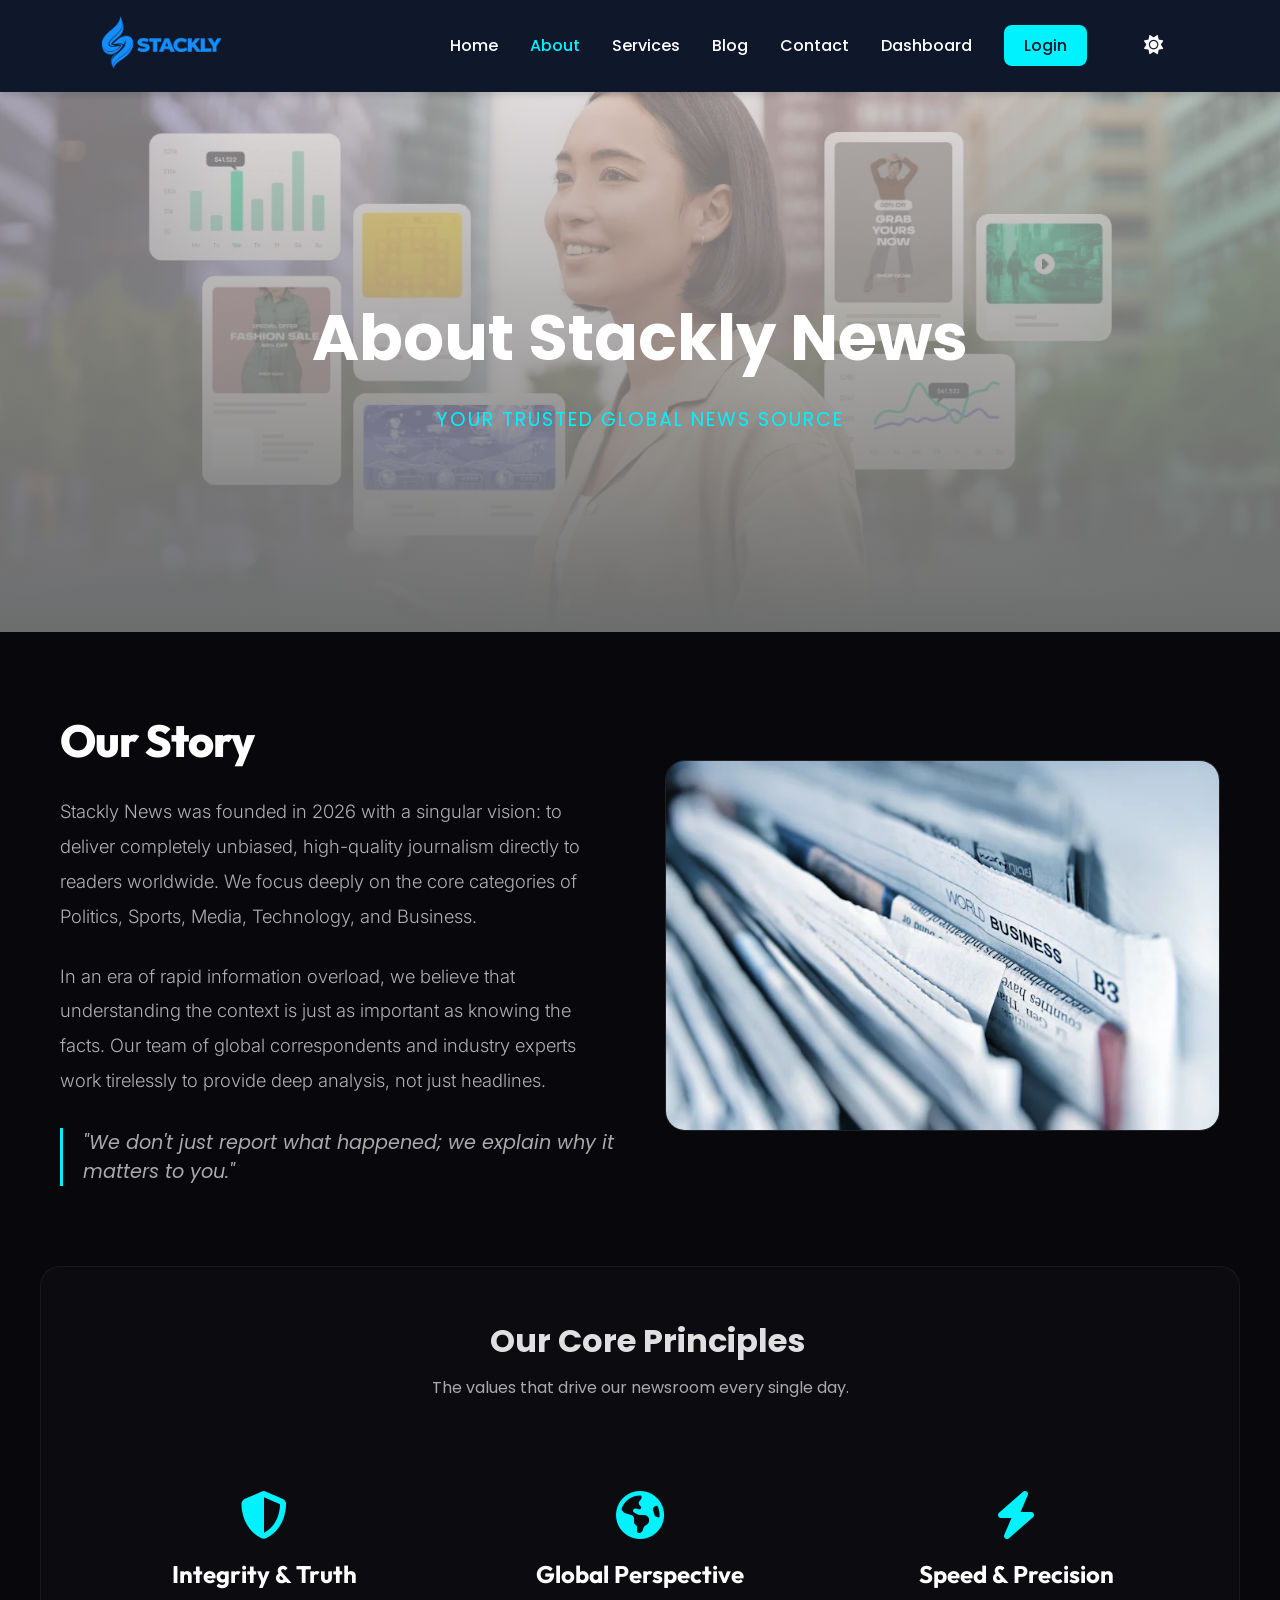
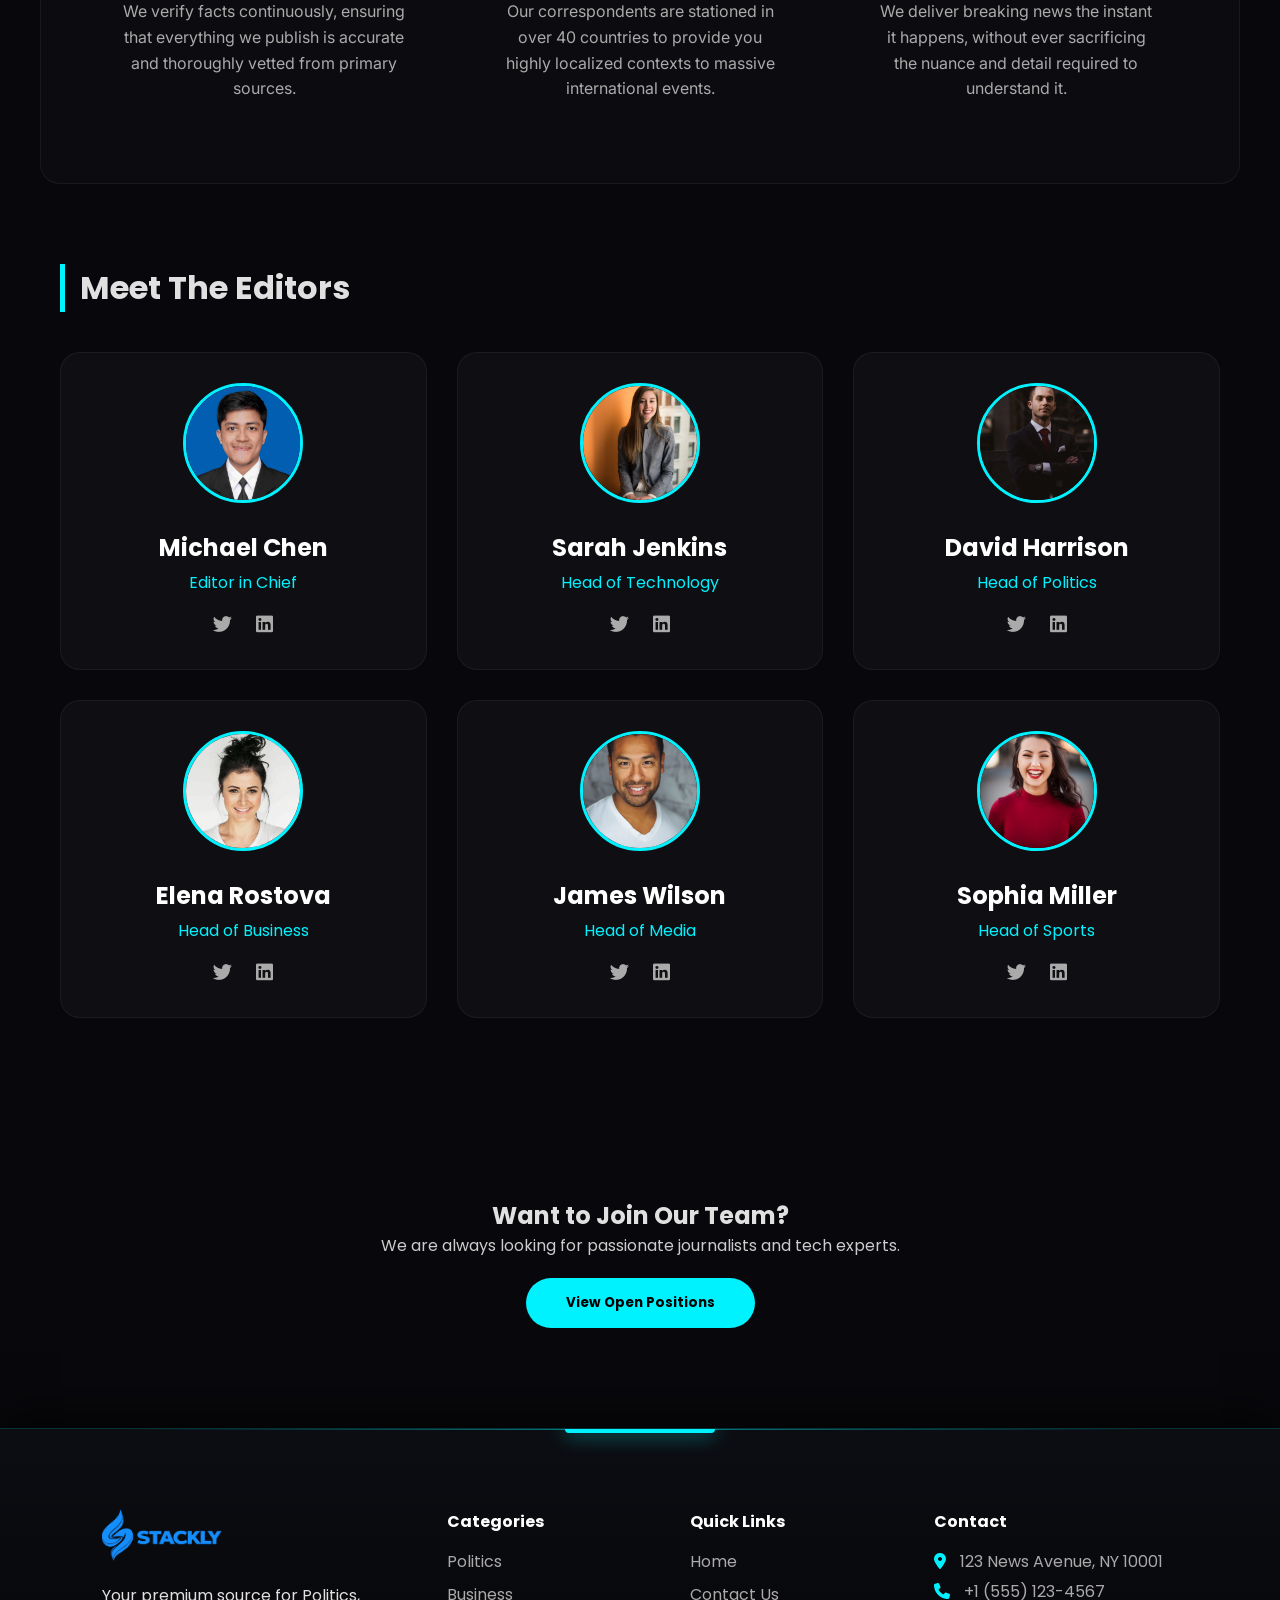
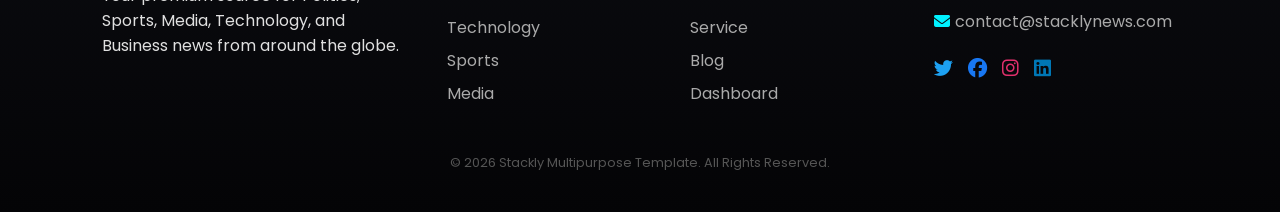
<file: about.html>
<!DOCTYPE html>
<html lang="en">

<head>
    <meta charset="UTF-8">
    <title>About Us - Stackly News</title>
    <meta name="viewport" content="width=device-width, initial-scale=1.0">
    <link rel="stylesheet" href="style.css">
    <link rel="stylesheet" href="https://cdnjs.cloudflare.com/ajax/libs/font-awesome/6.4.0/css/all.min.css">
    <link
        href="https://fonts.googleapis.com/css2?family=Outfit:wght@300;400;600;800&family=Inter:wght@300;400;500&display=swap"
        rel="stylesheet">
    <link rel="icon" href="favicon.ico" type="image/x-icon">
    <style>
        .about-hero {
            height: 60vh;
            background: linear-gradient(rgba(207, 199, 199, 0.6), rgb(108, 109, 109)), url('./assets/about\ \(1\).webp') center/cover;
            display: flex;
            align-items: center;
            justify-content: center;
            text-align: center;
            padding: 0 20px;
        }

        .about-hero h1 {
            font-size: 4rem;
            margin-bottom: 20px;
            color: white;
            animation: fadeInUp 0.8s ease-out;
        }

        .about-hero p {
            color: var(--primary);
            font-size: 1.2rem;
            letter-spacing: 2px;
            text-transform: uppercase;
            animation: fadeInUp 1s ease-out;
        }

        .about-content-grid {
            display: grid;
            grid-template-columns: 1fr 1fr;
            gap: 50px;
            align-items: center;
        }

        .about-text h2 {
            font-family: 'Outfit', sans-serif;
            font-size: 2.8rem;
            font-weight: 800;
            margin-bottom: 25px;
            color: white;
            letter-spacing: -1px;
        }

        .about-text p {
            font-family: 'Inter', sans-serif;
            font-size: 1.15rem;
            color: #b0b0b0;
            line-height: 1.9;
            margin-bottom: 25px;
            font-weight: 300;
        }

        .about-image img {
            width: 100%;
            border-radius: 20px;
            border: 1px solid rgba(255, 255, 255, 0.1);
            transition: transform 0.5s ease;
        }

        .about-image img:hover {
            transform: scale(1.02);
        }

        .team-grid {
            display: grid;
            grid-template-columns: repeat(auto-fit, minmax(280px, 1fr));
            gap: 30px;
        }

        .team-card {
            background: rgba(255, 255, 255, 0.03);
            border-radius: 20px;
            padding: 30px;
            text-align: center;
            border: 1px solid rgba(255, 255, 255, 0.05);
            transition: 0.4s;
        }

        .team-card:hover {
            transform: translateY(-10px);
            border-color: var(--primary);
            background: rgba(255, 255, 255, 0.08);
        }

        .team-card img {
            width: 120px;
            height: 120px;
            border-radius: 50%;
            object-fit: cover;
            margin-bottom: 20px;
            border: 3px solid var(--primary);
        }

        .team-card h3 {
            color: white;
            font-size: 1.5rem;
            margin-bottom: 5px;
        }

        .team-card p {
            color: var(--primary);
            margin-bottom: 15px;
        }

        .team-socials a {
            color: #aaa;
            margin: 0 10px;
            font-size: 1.2rem;
            transition: 0.3s;
        }

        .team-socials a:hover {
            color: white;
        }

        .mission-icons {
            display: grid;
            grid-template-columns: repeat(3, 1fr);
            gap: 30px;
            text-align: center;
            margin-top: 60px;
        }

        .mission-icon {
            padding: 30px;
            border-radius: 20px;
            transition: all 0.4s cubic-bezier(0.175, 0.885, 0.32, 1.275);
            border: 1px solid transparent;
        }

        .mission-icon:hover {
            transform: translateY(-15px);
            background: rgba(255, 255, 255, 0.05);
            border-color: rgba(0, 242, 255, 0.3);
            box-shadow: 0 15px 35px rgba(0, 0, 0, 0.3);
        }

        .mission-icon i {
            font-size: 3rem;
            color: var(--primary);
            margin-bottom: 20px;
            transition: transform 0.4s ease, filter 0.4s ease;
        }

        .mission-icon:hover i {
            transform: scale(1.2) rotate(5deg);
            filter: drop-shadow(0 0 10px var(--primary));
        }

        .mission-icon h3 {
            font-family: 'Outfit', sans-serif;
            font-size: 1.5rem;
            margin-bottom: 10px;
            color: white;
            transition: color 0.3s;
        }

        .mission-icon:hover h3 {
            color: var(--primary);
        }

        .mission-icon p {
            color: #aaa;
            font-family: 'Inter', sans-serif;
            font-size: 1rem;
            line-height: 1.6;
        }

        @media(max-width: 900px) {
            .about-content-grid {
                grid-template-columns: 1fr;
            }

            .mission-icons {
                grid-template-columns: 1fr;
            }
        }
    </style>
</head>

<body>

    <!-- HEADER -->
    <header>
        <a href="index.html" class="logo" style="text-decoration: none;">
            <img src="./assets/tmp_f83c2b80-b5e7-4372-945a-dd0c3b0d0067.webp" alt="Stackly Logo" width="120">
        </a>

        <div class="menu-toggle" id="mobile-menu">
            <span></span>
            <span></span>
            <span></span>
        </div>

        <nav id="nav-list">
            <div class="dropdown">
                <a href="index.html">Home</a>
                <div class="dropdown-content">
                    <a href="index.html">Home 1</a>
                    <a href="home2.html">Home 2</a>
                </div>
            </div>
            <a href="about.html" style="color: var(--primary);">About</a>
            <a href="services.html">Services</a>
            <a href="blog.html">Blog</a>
            <a href="contact.html">Contact</a>
            <a href="dashboard.html">Dashboard</a>
            <a href="login.html" class="login-btn">Login</a>
            <button id="theme-toggle" class="btn" style="padding: 8px 15px; border-radius: 5px; margin-left: 10px;"><i
                    class="fas fa-sun"></i></button>
        </nav>
    </header>

    <!-- HERO SECTION -->
    <section class="about-hero">
        <div>
            <h1>About Stackly News</h1>
            <p>Your Trusted Global News Source</p>
        </div>
    </section>

    <!-- MAIN ABOUT SECTION -->
    <section class="container">
        <div class="about-content-grid">
            <div class="about-text">
                <h2>Our Story</h2>
                <p>Stackly News was founded in 2026 with a singular vision: to deliver completely unbiased, high-quality
                    journalism directly to readers worldwide. We focus deeply on the core categories of Politics,
                    Sports, Media, Technology, and Business.</p>
                <p>In an era of rapid information overload, we believe that understanding the context is just as
                    important as knowing the facts. Our team of global correspondents and industry experts work
                    tirelessly to provide deep analysis, not just headlines.</p>

                <div style="margin-top: 30px; padding-left: 20px; border-left: 3px solid var(--primary);">
                    <i style="color: #aaa; font-size: 1.2rem; font-style: italic;">"We don't just report what happened;
                        we explain why it matters to you."</i>
                </div>
            </div>
            <div class="about-image">
                <img src="./assets/img_1504711434969-e33886168f5c.webp"
                    alt="Newsroom Office">
            </div>
        </div>
    </section>

    <!-- OUR MISSION (ICONS) -->
    <section class="container"
        style="background: rgba(255,255,255,0.02); padding: 50px; border-radius: 20px; border: 1px solid rgba(255,255,255,0.05); margin-top: 50px;">
        <div style="text-align: center; margin-bottom: 40px;">
            <h2 class="section-title" style="border: none; margin-bottom: 10px;">Our Core Principles</h2>
            <p style="color: #aaa;">The values that drive our newsroom every single day.</p>
        </div>

        <div class="mission-icons">
            <div class="mission-icon">
                <i class="fas fa-shield-alt"></i>
                <h3>Integrity & Truth</h3>
                <p>We verify facts continuously, ensuring that everything we publish is accurate and thoroughly vetted
                    from primary sources.</p>
            </div>
            <div class="mission-icon">
                <i class="fas fa-globe-americas"></i>
                <h3>Global Perspective</h3>
                <p>Our correspondents are stationed in over 40 countries to provide you highly localized contexts to
                    massive international events.</p>
            </div>
            <div class="mission-icon">
                <i class="fas fa-bolt"></i>
                <h3>Speed & Precision</h3>
                <p>We deliver breaking news the instant it happens, without ever sacrificing the nuance and detail
                    required to understand it.</p>
            </div>
        </div>
    </section>

    <!-- TEAM SECTION -->
    <section class="container" style="margin-top: 80px;">
        <h2 class="section-title">Meet The Editors</h2>

        <div class="team-grid">
            <div class="team-card">
                <img src="./assets/foumder.webp"
                    alt="CEO">
                <h3>Michael Chen</h3>
                <p>Editor in Chief</p>
                <div class="team-socials">
                    <a href="404.html"><i class="fab fa-twitter"></i></a>
                    <a href="404.html"><i class="fab fa-linkedin"></i></a>
                </div>
            </div>

            <div class="team-card">
                <img src="./assets/img_1573496359142-b8d87734a5a2.webp"
                    alt="Tech Editor">
                <h3>Sarah Jenkins</h3>
                <p>Head of Technology</p>
                <div class="team-socials">
                    <a href="404.html"><i class="fab fa-twitter"></i></a>
                    <a href="404.html"><i class="fab fa-linkedin"></i></a>
                </div>
            </div>

            <div class="team-card">
                <img src="./assets/img_1519085360753-af0119f7cbe7.webp"
                    alt="Politics Editor">
                <h3>David Harrison</h3>
                <p>Head of Politics</p>
                <div class="team-socials">
                    <a href="404.html"><i class="fab fa-twitter"></i></a>
                    <a href="404.html"><i class="fab fa-linkedin"></i></a>
                </div>
            </div>

            <div class="team-card">
                <img src="./assets/img_1580489944761-15a19d654956.webp"
                    alt="Business Editor">
                <h3>Elena Rostova</h3>
                <p>Head of Business</p>
                <div class="team-socials">
                    <a href="#"><i class="fab fa-twitter"></i></a>
                    <a href="#"><i class="fab fa-linkedin"></i></a>
                </div>
            </div>

            <div class="team-card">
                <img src="./assets/img_1507003211169-0a1dd7228f2d.webp"
                    alt="Media Editor">
                <h3>James Wilson</h3>
                <p>Head of Media</p>
                <div class="team-socials">
                    <a href="404.html"><i class="fab fa-twitter"></i></a>
                    <a href="404.html"><i class="fab fa-linkedin"></i></a>
                </div>
            </div>

            <div class="team-card">
                <img src="./assets/img_1494790108377-be9c29b29330.webp"
                    alt="Sport Editor">
                <h3>Sophia Miller</h3>
                <p>Head of Sports</p>
                <div class="team-socials">
                    <a href="404.html"><i class="fab fa-twitter"></i></a>
                    <a href="404.html"><i class="fab fa-linkedin"></i></a>
                </div>
            </div>
        </div>
    </section>

    <!-- CTA -->
    <section class="cta" style="margin-top: 30px;">
        <h2>Want to Join Our Team?</h2>
        <p style="margin-bottom: 20px; color: #ccc;">We are always looking for passionate journalists and tech experts.
        </p>
        <button onclick="window.location.href='404.html'">View Open Positions</button>
    </section>

    <!-- FOOTER -->
   <footer>
        <div class="footer-content">
            <div>
                <a href="index.html" class="logo" style="text-decoration: none;">
                    <img src="./assets/tmp_f83c2b80-b5e7-4372-945a-dd0c3b0d0067.webp" alt="Logo" width="120">
                </a>
                <p style="margin-top: 15px;">Your premium source for Politics, Sports, Media, Technology, and Business
                    news from around the globe.</p>
            </div>

            <div>
                <h4 style="color: #fff; margin-bottom: 15px;">Categories</h4>
                <a href="#politics"
                    style="color: #aaa; text-decoration: none; display: block; margin-bottom: 8px;">Politics</a>
                <a href="#business"
                    style="color: #aaa; text-decoration: none; display: block; margin-bottom: 8px;">Business</a>
                <a href="#technology"
                    style="color: #aaa; text-decoration: none; display: block; margin-bottom: 8px;">Technology</a>
                <a href="#sports"
                    style="color: #aaa; text-decoration: none; display: block; margin-bottom: 8px;">Sports</a>
                <a href="#media"
                    style="color: #aaa; text-decoration: none; display: block; margin-bottom: 8px;">Media</a>
            </div>

            <div>
                <h4 style="color: #fff; margin-bottom: 15px;">Quick Links</h4>
                <a href="index.html"
                    style="color: #aaa; text-decoration: none; display: block; margin-bottom: 8px;">Home</a>
                <a href="contact.html"
                    style="color: #aaa; text-decoration: none; display: block; margin-bottom: 8px;">Contact Us</a>
                <a href="services.html" style="color: #aaa; text-decoration: none; display: block; margin-bottom: 8px;">Service</a>
                <a href="blog.html" style="color: #aaa; text-decoration: none; display: block; margin-bottom: 8px;">Blog</a>
                <a href="dashboard.html" style="color: #aaa; text-decoration: none; display: block; margin-bottom: 8px;">Dashboard</a>
            </div>

            <div>
                <h4 style="color: #fff; margin-bottom: 15px;">Contact</h4>
                <p style="color: #aaa;"><i class="fas fa-map-marker-alt"
                        style="color: var(--primary); margin-right: 10px;"></i> 123 News Avenue, NY 10001
                </p>
                <p style="margin-top: 5px; color: #aaa;"><i class="fas fa-phone"
                        style="color: var(--primary); margin-right: 10px;"></i> +1 (555) 123-4567</p>
                <p style="margin-top: 5px; color: #aaa;"><i class="fas fa-envelope"
                        style="color: var(--primary); margin-right: 5px;"></i>contact@stacklynews.com</p>
                <div class="social-icons" style="margin-top: 20px; font-size: 1.2rem; display: flex; gap: 15px;">
                    <a href="404.html"><i class="fab fa-twitter" style="color: #1da1f2; cursor: pointer;"></i></a>
                    <a href="404.html"><i class="fab fa-facebook" style="color: #1877f2; cursor: pointer;"></i></a>
                    <a href="404.html"><i class="fab fa-instagram" style="color: #e1306c; cursor: pointer;"></i></a>
                    <a href="404.html"> <i class="fab fa-linkedin" style="color: #0077b5; cursor: pointer;"></i></a>


                </div>
            </div>
        </div>

        <p class="copyright">© 2026 Stackly Multipurpose Template. All Rights Reserved.</p>
    </footer>

    <script src="script.js"></script>

</body>

</html>
</file>
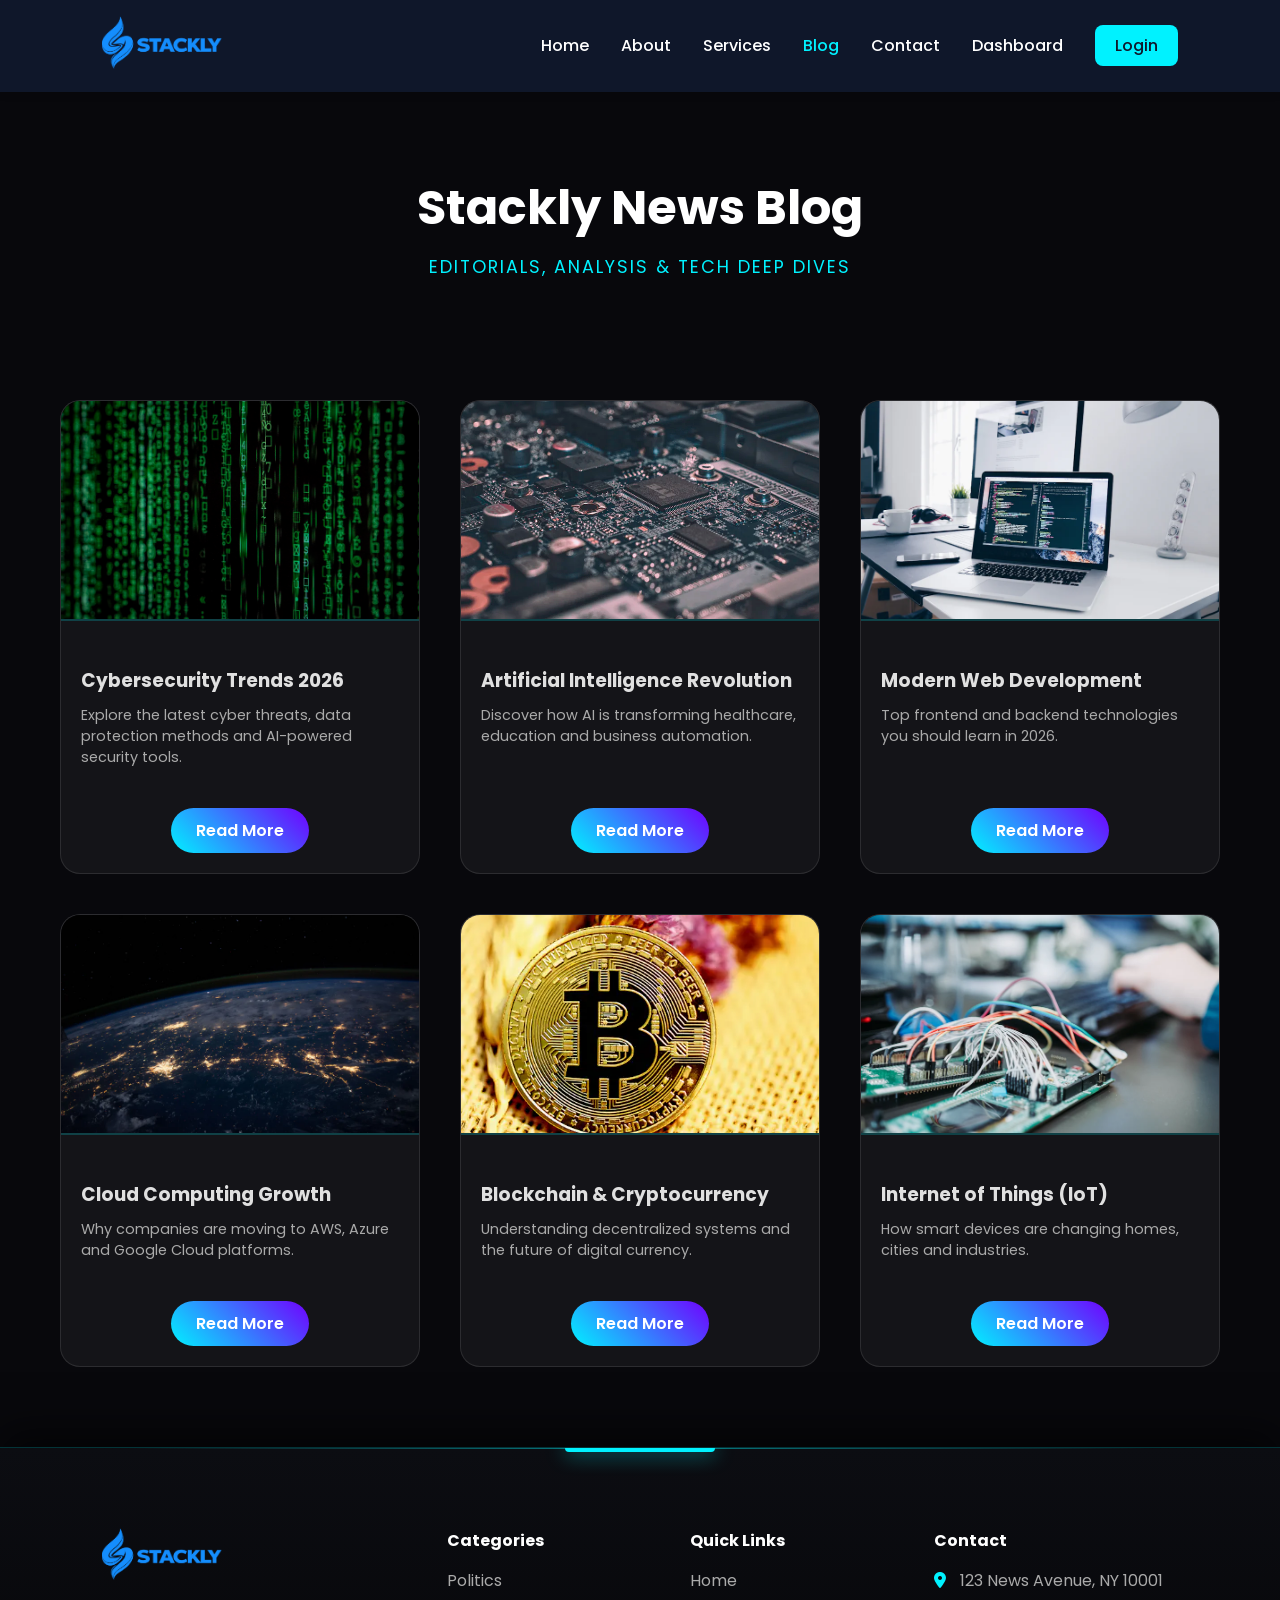
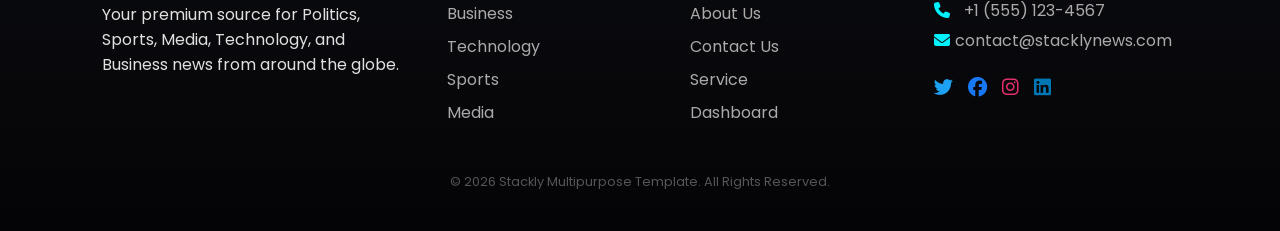
<file: blog.html>
<!DOCTYPE html>
<html lang="en">

<head>
    <meta charset="UTF-8">
    <title>Blog - Stackly News</title>
    <meta name="viewport" content="width=device-width, initial-scale=1.0">
    <link rel="stylesheet" href="style.css">
    <link rel="stylesheet" href="https://cdnjs.cloudflare.com/ajax/libs/font-awesome/6.4.0/css/all.min.css">
    <style>
        .blog-hero {
            padding: 80px 20px 40px;
            text-align: center;
        }

        .blog-hero h1 {
            font-size: 3rem;
            margin-bottom: 10px;
            color: white;
        }

        .blog-hero p {
            color: var(--primary);
            font-size: 1.1rem;
            letter-spacing: 2px;
            text-transform: uppercase;
        }

        .blog-grid {
            display: grid;
            grid-template-columns: repeat(auto-fit, minmax(350px, 1fr));
            gap: 40px;
            margin-bottom: 50px;
        }

        .card img {
            margin-bottom: 25px;
            display: block;
            border-bottom: 2px solid rgba(0, 242, 255, 0.2);
        }

        .blog-btn-container {
            display: flex;
            justify-content: center;
            padding: 20px;
            margin-top: auto;
        }
    </style>
    <link rel="icon" href="favicon.ico" type="image/x-icon">
</head>

<body>

    <!-- HEADER -->
    <header>
        <a href="index.html" class="logo" style="text-decoration: none;">
            <img src="./assets/tmp_f83c2b80-b5e7-4372-945a-dd0c3b0d0067.webp" alt="Stackly Logo" width="120">
        </a>

        <div class="menu-toggle" id="mobile-menu">
            <span></span>
            <span></span>
            <span></span>
        </div>

        <nav id="nav-list">
            <div class="dropdown">
                <a href="index.html">Home</a>
                <div class="dropdown-content">
                    <a href="index.html">Home 1</a>
                    <a href="home2.html">Home 2</a>
                </div>
            </div>
            <a href="about.html">About</a>
            <a href="services.html">Services</a>
            <a href="blog.html" style="color: var(--primary);">Blog</a>
            <a href="contact.html">Contact</a>
            <a href="dashboard.html">Dashboard</a>
            <a href="login.html" class="login-btn">Login</a>
        </nav>
    </header>

    <!-- HERO SECTION -->
    <div class="blog-hero">
        <h1>Stackly News Blog</h1>
        <p>Editorials, Analysis & Tech Deep Dives</p>
    </div>

    <!-- MAIN CONTAINER -->
    <div class="container">
        <div class="blog-grid">

            <!-- BLOG CARD 1 -->
            <div class="card">
                <img src="./assets/img_1526374965328-7f61d4dc18c5.webp"
                    alt="Cybersecurity">
                <h3>Cybersecurity Trends 2026</h3>
                <p>Explore the latest cyber threats, data protection methods and AI-powered security tools.</p>
                <div class="blog-btn-container">
                    <a href="404.html" class="btn" style="padding: 10px 25px;">Read More</a>
                </div>
            </div>

            <!-- BLOG CARD 2 -->
            <div class="card">
                <img src="./assets/img_1518770660439-4636190af475.webp"
                    alt="AI">
                <h3>Artificial Intelligence Revolution</h3>
                <p>Discover how AI is transforming healthcare, education and business automation.</p>
                <div class="blog-btn-container">
                    <a href="404.html" class="btn" style="padding: 10px 25px;">Read More</a>
                </div>
            </div>

            <!-- BLOG CARD 3 -->
            <div class="card">
                <img src="./assets/img_1498050108023-c5249f4df085.webp"
                    alt="Web Development">
                <h3>Modern Web Development</h3>
                <p>Top frontend and backend technologies you should learn in 2026.</p>
                <div class="blog-btn-container">
                    <a href="404.html" class="btn" style="padding: 10px 25px;">Read More</a>
                </div>
            </div>

            <!-- BLOG CARD 4 -->
            <div class="card">
                <img src="./assets/img_1451187580459-43490279c0fa.webp"
                    alt="Cloud Computing">
                <h3>Cloud Computing Growth</h3>
                <p>Why companies are moving to AWS, Azure and Google Cloud platforms.</p>
                <div class="blog-btn-container">
                    <a href="404.html" class="btn" style="padding: 10px 25px;">Read More</a>
                </div>
            </div>

            <!-- BLOG CARD 5 -->
            <div class="card">
                <img src="./assets/img_1621416894569-0f39ed31d247.webp"
                    alt="Blockchain">
                <h3>Blockchain & Cryptocurrency</h3>
                <p>Understanding decentralized systems and the future of digital currency.</p>
                <div class="blog-btn-container">
                    <a href="404.html" class="btn" style="padding: 10px 25px;">Read More</a>
                </div>
            </div>

            <!-- BLOG CARD 6 -->
            <div class="card">
                <img src="./assets/img_1558346490-a72e53ae2d4f.webp"
                    alt="IoT">
                <h3>Internet of Things (IoT)</h3>
                <p>How smart devices are changing homes, cities and industries.</p>
                <div class="blog-btn-container">
                    <a href="404.html" class="btn" style="padding: 10px 25px;">Read More</a>
                </div>
            </div>

        </div>
    </div>



    <!-- FOOTER -->
   <footer>
        <div class="footer-content">
            <div>
                <a href="index.html" class="logo" style="text-decoration: none;">
                    <img src="./assets/tmp_f83c2b80-b5e7-4372-945a-dd0c3b0d0067.webp" alt="Logo" width="120">
                </a>
                <p style="margin-top: 15px;">Your premium source for Politics, Sports, Media, Technology, and Business
                    news from around the globe.</p>
            </div>

            <div>
                <h4 style="color: #fff; margin-bottom: 15px;">Categories</h4>
                <a href="#politics"
                    style="color: #aaa; text-decoration: none; display: block; margin-bottom: 8px;">Politics</a>
                <a href="#business"
                    style="color: #aaa; text-decoration: none; display: block; margin-bottom: 8px;">Business</a>
                <a href="#technology"
                    style="color: #aaa; text-decoration: none; display: block; margin-bottom: 8px;">Technology</a>
                <a href="#sports"
                    style="color: #aaa; text-decoration: none; display: block; margin-bottom: 8px;">Sports</a>
                <a href="#media"
                    style="color: #aaa; text-decoration: none; display: block; margin-bottom: 8px;">Media</a>
            </div>

            <div>
                <h4 style="color: #fff; margin-bottom: 15px;">Quick Links</h4>
                <a href="index.html" style="color: #aaa; text-decoration: none; display: block; margin-bottom: 8px;">Home</a>
                <a href="about.html"
                    style="color: #aaa; text-decoration: none; display: block; margin-bottom: 8px;">About Us</a>
                <a href="contact.html"
                    style="color: #aaa; text-decoration: none; display: block; margin-bottom: 8px;">Contact Us</a>
                <a href="services.html" style="color: #aaa; text-decoration: none; display: block; margin-bottom: 8px;">Service</a>
                <a href="dashboard.html" style="color: #aaa; text-decoration: none; display: block; margin-bottom: 8px;">Dashboard</a>
            </div>

            <div>
                <h4 style="color: #fff; margin-bottom: 15px;">Contact</h4>
                <p style="color: #aaa;"><i class="fas fa-map-marker-alt"
                        style="color: var(--primary); margin-right: 10px;"></i> 123 News Avenue, NY 10001
                </p>
                <p style="margin-top: 5px; color: #aaa;"><i class="fas fa-phone"
                        style="color: var(--primary); margin-right: 10px;"></i> +1 (555) 123-4567</p>
                <p style="margin-top: 5px; color: #aaa;"><i class="fas fa-envelope"
                        style="color: var(--primary); margin-right: 5px;"></i>contact@stacklynews.com</p>
                <div class="social-icons" style="margin-top: 20px; font-size: 1.2rem; display: flex; gap: 15px;">
                    <a href="404.html"><i class="fab fa-twitter" style="color: #1da1f2; cursor: pointer;"></i></a>
                    <a href="404.html"><i class="fab fa-facebook" style="color: #1877f2; cursor: pointer;"></i></a>
                    <a href="404.html"><i class="fab fa-instagram" style="color: #e1306c; cursor: pointer;"></i></a>
                    <a href="404.html"> <i class="fab fa-linkedin" style="color: #0077b5; cursor: pointer;"></i></a>


                </div>
            </div>
        </div>

        <p class="copyright">© 2026 Stackly Multipurpose Template. All Rights Reserved.</p>
    </footer>
    <script src="script.js"></script>
</body>

</html>
</file>
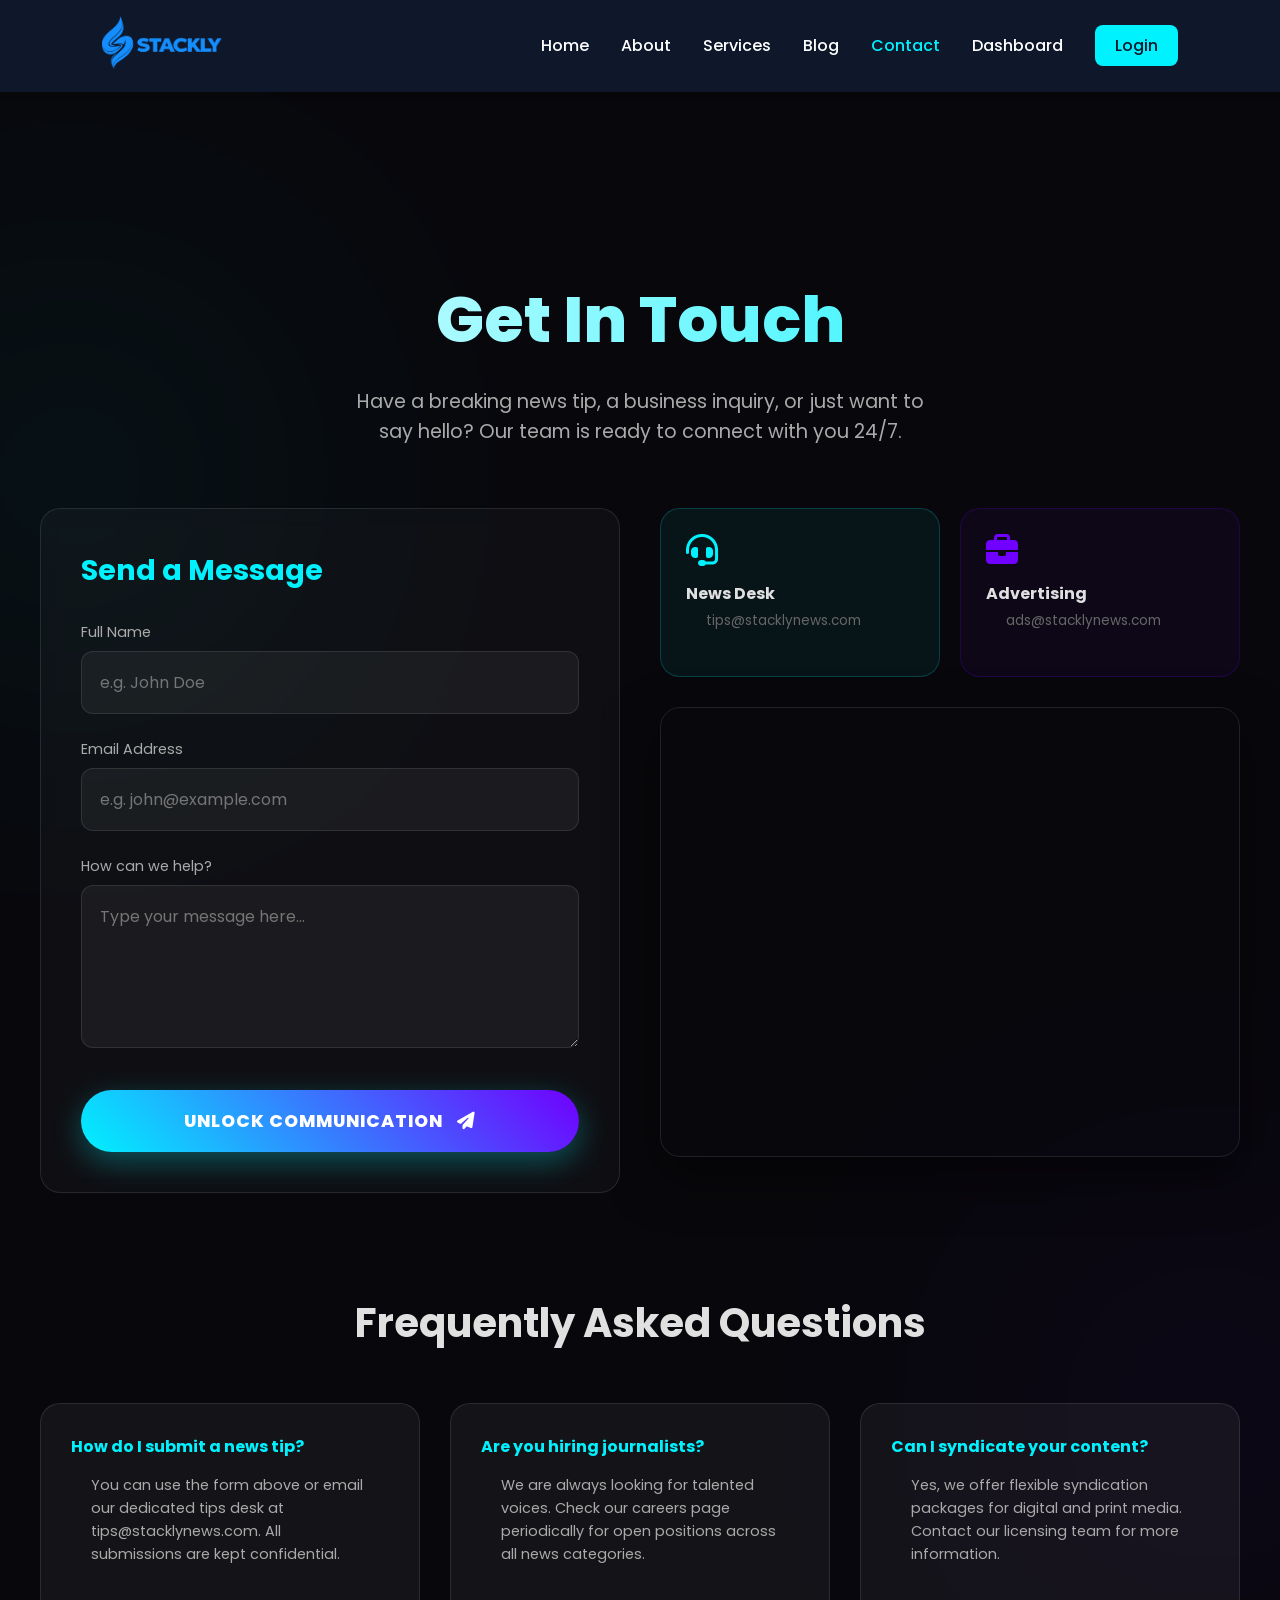
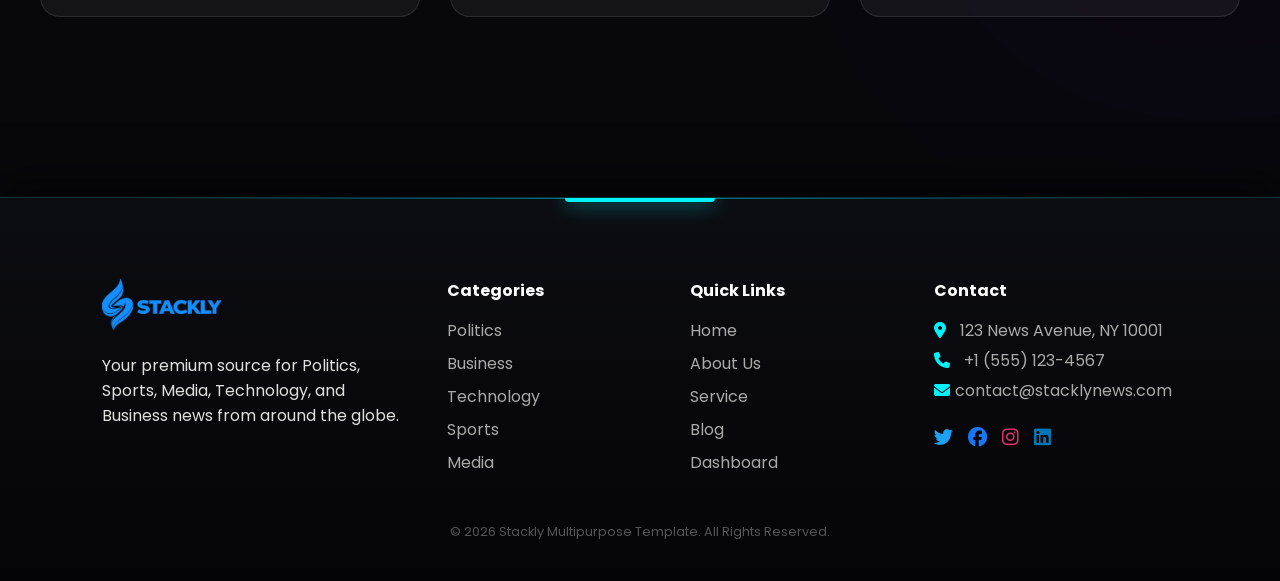
<file: contact.html>
<!DOCTYPE html>
<html lang="en">

<head>
    <meta charset="UTF-8">
    <title>Contact Us - Stackly News</title>
    <meta name="viewport" content="width=device-width, initial-scale=1.0">
    <link rel="stylesheet" href="style.css">
    <link rel="stylesheet" href="https://cdnjs.cloudflare.com/ajax/libs/font-awesome/6.4.0/css/all.min.css">
    <style>
        .contact-layout {
            display: grid;
            grid-template-columns: 1fr 1fr;
            gap: 40px;
            margin-top: 40px;
            align-items: start;
        }

        .map-container {
            width: 100%;
            height: 450px;
            border-radius: 20px;
            overflow: hidden;
            border: 1px solid rgba(255, 255, 255, 0.1);
            transition: 0.5s ease;
        }

        .map-container:hover {
            transform: translateY(-5px);
            box-shadow: 0 30px 60px rgba(0, 0, 0, 0.6);
        }

        form label {
            transition: 0.3s;
        }

        form input,
        form textarea {
            width: 100%;
            padding: 18px;
            background: rgba(255, 255, 255, 0.05);
            border: 1px solid rgba(255, 255, 255, 0.1);
            border-radius: 12px;
            color: white;
            font-size: 1rem;
            outline: none;
            transition: 0.4s cubic-bezier(0.175, 0.885, 0.32, 1.275);
        }

        form input:focus,
        form textarea:focus {
            border-color: var(--primary);
            background: rgba(255, 255, 255, 0.08);
            transform: translateX(5px);
            box-shadow: -5px 0 0 var(--primary);
        }

        form button {
            width: 100%;
            padding: 18px;
            background: linear-gradient(45deg, var(--primary), var(--secondary));
            border: none;
            border-radius: 50px;
            color: white;
            font-weight: 800;
            font-size: 1.1rem;
            text-transform: uppercase;
            letter-spacing: 1px;
            cursor: pointer;
            transition: 0.4s;
            box-shadow: 0 10px 30px rgba(0, 242, 255, 0.3);
        }

        form button:hover {
            transform: translateY(-3px) scale(1.02);
            box-shadow: 0 15px 40px rgba(0, 242, 255, 0.5);
        }

        @media (max-width: 992px) {
            .contact-layout {
                grid-template-columns: 1fr;
            }
        }
    </style>
    <link rel="icon" href="favicon.ico" type="image/x-icon">
</head>

<body>

    <!-- HEADER -->
    <header>
        <a href="index.html" class="logo" style="text-decoration: none;">
            <img src="./assets/tmp_f83c2b80-b5e7-4372-945a-dd0c3b0d0067.webp" alt="Stackly Logo" width="120">
        </a>

        <div class="menu-toggle" id="mobile-menu">
            <span></span>
            <span></span>
            <span></span>
        </div>

        <nav id="nav-list">
            <div class="dropdown">
                <a href="index.html">Home</a>
                <div class="dropdown-content">
                    <a href="index.html">Home 1</a>
                    <a href="home2.html">Home 2</a>
                </div>
            </div>
            <a href="about.html">About</a>
            <a href="services.html">Services</a>
            <a href="blog.html">Blog</a>
            <a href="contact.html" style="color: var(--primary);">Contact</a>
            <a href="dashboard.html">Dashboard</a>
            <a href="login.html" class="login-btn">Login</a>
        </nav>
    </header>

    <div class="container" style="padding: 100px 0; position: relative;">
        <!-- DECORATIVE ELEMENTS -->
        <div style="position: absolute; top: 10%; left: -10%; width: 300px; height: 300px; background: var(--primary); filter: blur(150px); opacity: 0.1; z-index: -1;"></div>
        <div style="position: absolute; bottom: 10%; right: -10%; width: 300px; height: 300px; background: var(--secondary); filter: blur(150px); opacity: 0.1; z-index: -1;"></div>

        <div style="text-align: center; margin-bottom: 60px;">
            <h1 style="font-size: 4rem; margin-bottom: 20px; background: linear-gradient(to right, #fff, var(--primary)); background-clip: text; -webkit-background-clip: text; -webkit-text-fill-color: transparent; font-weight: 800;">Get In Touch</h1>
            <p style="color: #aaa; font-size: 1.2rem; max-width: 600px; margin: 0 auto; line-height: 1.6;">Have a breaking news tip, a business inquiry, or just want to say hello? Our team is ready to connect with you 24/7.</p>
        </div>

        <div class="contact-layout">
            <!-- CONTACT FORM (LEFT) -->
            <div class="contact-form card" style="padding: 40px; background: rgba(255, 255, 255, 0.03); backdrop-filter: blur(10px); border: 1px solid rgba(255, 255, 255, 0.1);">
                <h2 style="color: var(--primary); margin-bottom: 30px; font-size: 1.8rem;">Send a Message</h2>
                <form onsubmit="event.preventDefault(); window.location.href='404.html';">
                    <div style="margin-bottom: 25px;">
                        <label style="display: block; color: #aaa; margin-bottom: 8px; font-size: 0.9rem;">Full Name</label>
                        <input type="text" placeholder="e.g. John Doe" required>
                    </div>
                    <div style="margin-bottom: 25px;">
                        <label style="display: block; color: #aaa; margin-bottom: 8px; font-size: 0.9rem;">Email Address</label>
                        <input type="email" placeholder="e.g. john@example.com" required>
                    </div>
                    <div style="margin-bottom: 35px;">
                        <label style="display: block; color: #aaa; margin-bottom: 8px; font-size: 0.9rem;">How can we help?</label>
                        <textarea placeholder="Type your message here..." rows="5" required></textarea>
                    </div>
                    <button type="submit">Unlock Communication <i class="fas fa-paper-plane" style="margin-left: 10px;"></i></button>
                </form>
            </div>

            <!-- INFO & MAP (RIGHT) -->
            <div style="display: flex; flex-direction: column; gap: 30px;">
                <div class="grid-2" style="display: grid; grid-template-columns: 1fr 1fr; gap: 20px;">
                    <div class="card" style="padding: 25px; text-align: left; background: rgba(0, 242, 255, 0.05); border-color: rgba(0, 242, 255, 0.2);">
                        <i class="fas fa-headset" style="font-size: 2rem; color: var(--primary); margin-bottom: 15px;"></i>
                        <h4 style="margin-bottom: 5px;">News Desk</h4>
                        <p style="color: #666; font-size: 0.85rem;">tips@stacklynews.com</p>
                    </div>
                    <div class="card" style="padding: 25px; text-align: left; background: rgba(112, 0, 255, 0.05); border-color: rgba(112, 0, 255, 0.2);">
                        <i class="fas fa-briefcase" style="font-size: 2rem; color: var(--secondary); margin-bottom: 15px;"></i>
                        <h4 style="margin-bottom: 5px;">Advertising</h4>
                        <p style="color: #666; font-size: 0.85rem;">ads@stacklynews.com</p>
                    </div>
                </div>

                <div class="map-container" style="box-shadow: 0 20px 50px rgba(0,0,0,0.5);">
                    <iframe
                        src="https://www.google.com/maps/embed?pb=!1m18!1m12!1m3!1d193595.25280821873!2d-74.11976373946229!3d40.69766374874431!2m3!1f0!2f0!3f0!3m2!1i1024!2i768!4f13.1!3m3!1m2!1s0x89c24fa5d33f083b%3A0xc80b8f06e177fe62!2sNew%20York%2C%20NY%2C%20USA!5e0!3m2!1sen!2sin!4v1700000000000!5m2!1sen!2sin"
                        width="100%" height="100%" style="border:0;" allowfullscreen="" loading="lazy"
                        referrerpolicy="no-referrer-when-cross-origin"></iframe>
                </div>
            </div>
        </div>

        <!-- FAQ SECTION -->
        <div style="margin-top: 100px;">
            <h2 style="text-align: center; font-size: 2.5rem; margin-bottom: 50px;">Frequently Asked Questions</h2>
            <div class="grid-3">
                <div class="card" style="text-align: left; padding: 30px;">
                    <h4 style="color: var(--primary); margin-bottom: 15px;">How do I submit a news tip?</h4>
                    <p style="color: #aaa; font-size: 0.9rem; line-height: 1.6;">You can use the form above or email our dedicated tips desk at tips@stacklynews.com. All submissions are kept confidential.</p>
                </div>
                <div class="card" style="text-align: left; padding: 30px;">
                    <h4 style="color: var(--primary); margin-bottom: 15px;">Are you hiring journalists?</h4>
                    <p style="color: #aaa; font-size: 0.9rem; line-height: 1.6;">We are always looking for talented voices. Check our careers page periodically for open positions across all news categories.</p>
                </div>
                <div class="card" style="text-align: left; padding: 30px;">
                    <h4 style="color: var(--primary); margin-bottom: 15px;">Can I syndicate your content?</h4>
                    <p style="color: #aaa; font-size: 0.9rem; line-height: 1.6;">Yes, we offer flexible syndication packages for digital and print media. Contact our licensing team for more information.</p>
                </div>
            </div>
        </div>
    </div>

    <!-- FOOTER -->
   <footer>
        <div class="footer-content">
            <div>
                <a href="index.html" class="logo" style="text-decoration: none;">
                    <img src="./assets/tmp_f83c2b80-b5e7-4372-945a-dd0c3b0d0067.webp" alt="Logo" width="120">
                </a>
                <p style="margin-top: 15px;">Your premium source for Politics, Sports, Media, Technology, and Business
                    news from around the globe.</p>
            </div>

            <div>
                <h4 style="color: #fff; margin-bottom: 15px;">Categories</h4>
                <a href="#politics"
                    style="color: #aaa; text-decoration: none; display: block; margin-bottom: 8px;">Politics</a>
                <a href="#business"
                    style="color: #aaa; text-decoration: none; display: block; margin-bottom: 8px;">Business</a>
                <a href="#technology"
                    style="color: #aaa; text-decoration: none; display: block; margin-bottom: 8px;">Technology</a>
                <a href="#sports"
                    style="color: #aaa; text-decoration: none; display: block; margin-bottom: 8px;">Sports</a>
                <a href="#media"
                    style="color: #aaa; text-decoration: none; display: block; margin-bottom: 8px;">Media</a>
            </div>

            <div>
                <h4 style="color: #fff; margin-bottom: 15px;">Quick Links</h4>
                <a href="index.html"
                    style="color: #aaa; text-decoration: none; display: block; margin-bottom: 8px;">Home</a>
                <a href="about.html"
                    style="color: #aaa; text-decoration: none; display: block; margin-bottom: 8px;">About Us</a>
                <a href="services.html" style="color: #aaa; text-decoration: none; display: block; margin-bottom: 8px;">Service</a>
                <a href="blog.html" style="color: #aaa; text-decoration: none; display: block; margin-bottom: 8px;">Blog</a>
                <a href="dashboard.html" style="color: #aaa; text-decoration: none; display: block; margin-bottom: 8px;">Dashboard</a>
                
            </div>

            <div>
                <h4 style="color: #fff; margin-bottom: 15px;">Contact</h4>
                <p style="color: #aaa;"><i class="fas fa-map-marker-alt"
                        style="color: var(--primary); margin-right: 10px;"></i> 123 News Avenue, NY 10001
                </p>
                <p style="margin-top: 5px; color: #aaa;"><i class="fas fa-phone"
                        style="color: var(--primary); margin-right: 10px;"></i> +1 (555) 123-4567</p>
                <p style="margin-top: 5px; color: #aaa;"><i class="fas fa-envelope"
                        style="color: var(--primary); margin-right: 5px;"></i>contact@stacklynews.com</p>
                <div class="social-icons" style="margin-top: 20px; font-size: 1.2rem; display: flex; gap: 15px;">
                    <a href="404.html"><i class="fab fa-twitter" style="color: #1da1f2; cursor: pointer;"></i></a>
                    <a href="404.html"><i class="fab fa-facebook" style="color: #1877f2; cursor: pointer;"></i></a>
                    <a href="404.html"><i class="fab fa-instagram" style="color: #e1306c; cursor: pointer;"></i></a>
                    <a href="404.html"> <i class="fab fa-linkedin" style="color: #0077b5; cursor: pointer;"></i></a>


                </div>
            </div>
        </div>

        <p class="copyright">© 2026 Stackly Multipurpose Template. All Rights Reserved.</p>
    </footer>

    <script src="script.js"></script>
</body>

</html>
</file>
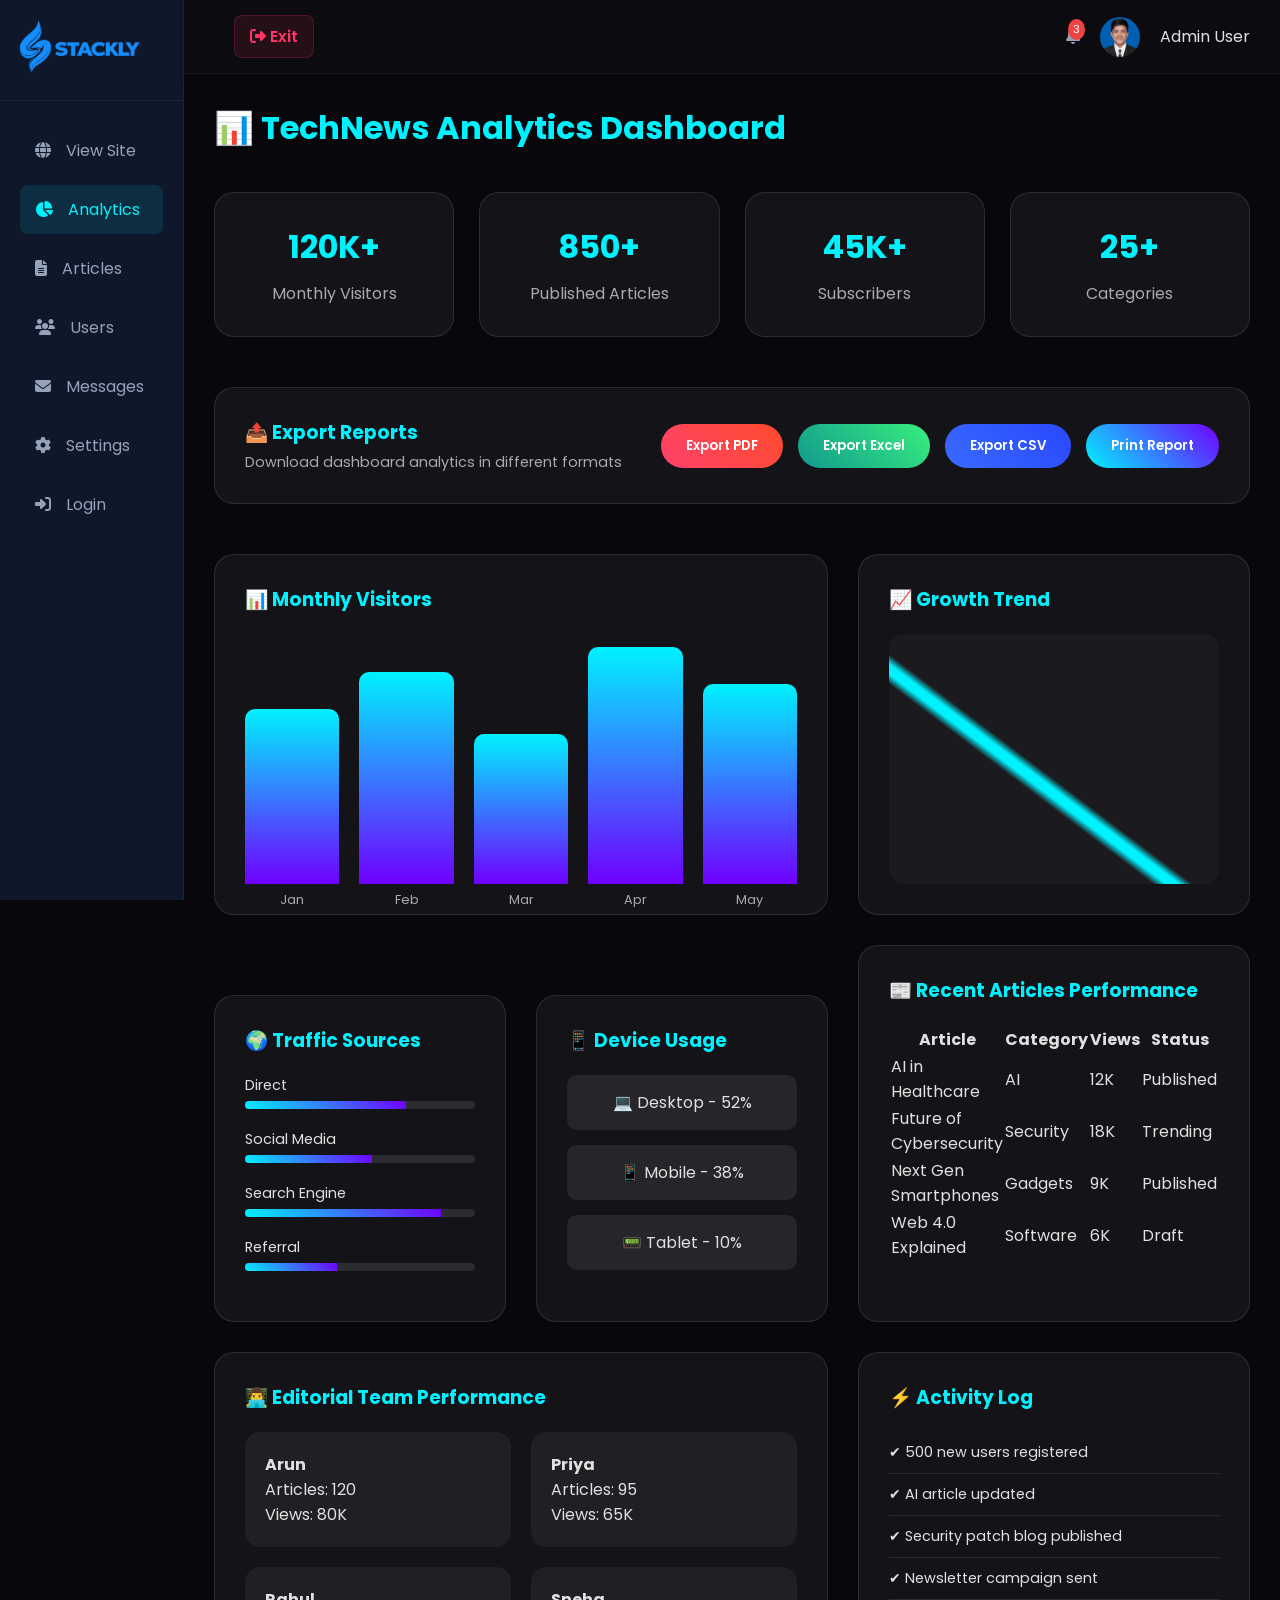
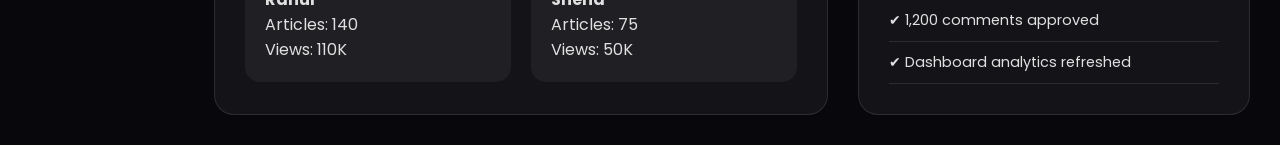
<file: dashboard.html>
<!DOCTYPE html>
<html lang="en">

<head>
    <meta charset="UTF-8">
    <meta name="viewport" content="width=device-width, initial-scale=1.0">
    <title>TechNews Dashboard</title>

    <link rel="stylesheet" href="style.css">
    <link rel="stylesheet" href="dashboard.css">
    <link rel="stylesheet" href="https://cdnjs.cloudflare.com/ajax/libs/font-awesome/6.4.0/css/all.min.css">
    <link rel="icon" href="favicon.ico" type="image/x-icon">
</head>

<body>

    <!-- ADMIN LAYOUT -->
    <div class="admin-layout">

        <!-- SIDEBAR -->
        <aside class="sidebar">
            <div class="sidebar-header">
                <a href="index.html" class="logo" style="text-decoration: none;">
                    <img src="./assets/tmp_f83c2b80-b5e7-4372-945a-dd0c3b0d0067.webp" alt="Stackly Logo" width="120">
                </a>
            </div>
            <ul class="sidebar-menu">
                <li><a href="index.html"><i class="fas fa-globe"></i> View Site</a></li>
                <li><a href="404.html" class="active"><i class="fas fa-chart-pie"></i> Analytics</a></li>
                <li><a href="404.html"><i class="fas fa-file-alt"></i> Articles</a></li>
                <li><a href="404.html"><i class="fas fa-users"></i> Users</a></li>

                <li><a href="404.html"><i class="fas fa-envelope"></i> Messages</a></li>
                <li><a href="404.html"><i class="fas fa-cog"></i> Settings</a></li>
                <li><a href="login.html"><i class="fas fa-sign-in-alt"></i> Login</a></li>
            </ul>
        </aside>

        <!-- MAIN CONTENT -->
        <main class="main-content">

            <!-- TOP NAVIGATION -->
            <header class="admin-header">
                <div class="menu-toggle-dash" id="sidebar-toggle">
                    <i class="fas fa-bars"></i>
                </div>

                <a href="login.html" class="exit-btn" style="margin-right: auto; margin-left: 20px; color: #ff3366; text-decoration: none; font-weight: 600; background: rgba(255, 51, 102, 0.1); padding: 8px 15px; border-radius: 8px; border: 1px solid rgba(255, 51, 102, 0.2); transition: 0.3s;">
                    <i class="fas fa-sign-out-alt"></i> Exit
                </a>

                <div class="admin-profile">
                    <div class="notification">
                        <i class="fas fa-bell"></i>
                        <span class="badge">3</span>
                    </div>
                    <img src="./assets/foumder.webp"
                        alt="Admin" class="avatar">
                    <span>Admin User</span>
                </div>
            </header>

            <section class="dashboard-container" style="padding: 30px;">

                <h2 class="dash-title">📊 TechNews Analytics Dashboard</h2>

                <!-- TOP STATS -->
                <div class="stats-grid">
                    <div class="stat-card">
                        <h3>120K+</h3>
                        <p>Monthly Visitors</p>
                    </div>

                    <div class="stat-card">
                        <h3>850+</h3>
                        <p>Published Articles</p>
                    </div>

                    <div class="stat-card">
                        <h3>45K+</h3>
                        <p>Subscribers</p>
                    </div>

                    <div class="stat-card">
                        <h3>25+</h3>
                        <p>Categories</p>
                    </div>
                </div>

                <!-- ================= EXPORT SECTION ================= -->

                <div class="export-section">

                    <div class="export-title">
                        <h3>📤 Export Reports</h3>
                        <p>Download dashboard analytics in different formats</p>
                    </div>

                    <div class="export-buttons">
                        <button class="export-btn pdf" onclick="window.location.href='404.html'">Export PDF</button>
                        <button class="export-btn excel" onclick="window.location.href='404.html'">Export Excel</button>
                        <button class="export-btn csv" onclick="window.location.href='404.html'">Export CSV</button>
                        <button class="export-btn print" onclick="window.location.href='404.html'">Print Report</button>
                    </div>

                </div>

                <!-- GRAPH SECTION -->
                <div class="graph-grid">

                    <!-- BAR GRAPH -->
                    <div class="graph-card">
                        <h3>📊 Monthly Visitors</h3>

                        <div class="bar-chart">
                            <div class="bar" style="height:70%"><span>Jan</span></div>
                            <div class="bar" style="height:85%"><span>Feb</span></div>
                            <div class="bar" style="height:60%"><span>Mar</span></div>
                            <div class="bar" style="height:95%"><span>Apr</span></div>
                            <div class="bar" style="height:80%"><span>May</span></div>
                        </div>
                    </div>

                    <!-- LINE GRAPH -->
                    <div class="graph-card">
                        <h3>📈 Growth Trend</h3>

                        <div class="line-chart">
                            <div class="line"></div>
                        </div>
                    </div>
                    <!-- ================= USER ANALYTICS ================= -->
                    <div class="analytics-grid">

                        <div class="graph-card">
                            <h3>🌍 Traffic Sources</h3>
                            <div class="progress-box">
                                <div class="progress-item">
                                    <span>Direct</span>
                                    <div class="progress-bar">
                                        <div style="width:70%"></div>
                                    </div>
                                </div>

                                <div class="progress-item">
                                    <span>Social Media</span>
                                    <div class="progress-bar">
                                        <div style="width:55%"></div>
                                    </div>
                                </div>

                                <div class="progress-item">
                                    <span>Search Engine</span>
                                    <div class="progress-bar">
                                        <div style="width:85%"></div>
                                    </div>
                                </div>

                                <div class="progress-item">
                                    <span>Referral</span>
                                    <div class="progress-bar">
                                        <div style="width:40%"></div>
                                    </div>
                                </div>
                            </div>
                        </div>

                        <div class="graph-card">
                            <h3>📱 Device Usage</h3>
                            <div class="device-grid">
                                <div class="device-card">💻 Desktop - 52%</div>
                                <div class="device-card">📱 Mobile - 38%</div>
                                <div class="device-card">📟 Tablet - 10%</div>
                            </div>
                        </div>

                    </div>

                    <!-- ================= RECENT ARTICLES ================= -->

                    <div class="graph-card">
                        <h3>📰 Recent Articles Performance</h3>

                        <table>
                            <tr>
                                <th>Article</th>
                                <th>Category</th>
                                <th>Views</th>
                                <th>Status</th>
                            </tr>
                            <tr>
                                <td>AI in Healthcare</td>
                                <td>AI</td>
                                <td>12K</td>
                                <td>Published</td>
                            </tr>
                            <tr>
                                <td>Future of Cybersecurity</td>
                                <td>Security</td>
                                <td>18K</td>
                                <td>Trending</td>
                            </tr>
                            <tr>
                                <td>Next Gen Smartphones</td>
                                <td>Gadgets</td>
                                <td>9K</td>
                                <td>Published</td>
                            </tr>
                            <tr>
                                <td>Web 4.0 Explained</td>
                                <td>Software</td>
                                <td>6K</td>
                                <td>Draft</td>
                            </tr>
                        </table>
                    </div>

                    <!-- ================= TEAM PERFORMANCE ================= -->

                    <div class="graph-card">
                        <h3>👨‍💻 Editorial Team Performance</h3>

                        <div class="team-grid">
                            <div class="team-card">
                                <h4>Arun</h4>
                                <p>Articles: 120</p>
                                <p>Views: 80K</p>
                            </div>

                            <div class="team-card">
                                <h4>Priya</h4>
                                <p>Articles: 95</p>
                                <p>Views: 65K</p>
                            </div>

                            <div class="team-card">
                                <h4>Rahul</h4>
                                <p>Articles: 140</p>
                                <p>Views: 110K</p>
                            </div>

                            <div class="team-card">
                                <h4>Sneha</h4>
                                <p>Articles: 75</p>
                                <p>Views: 50K</p>
                            </div>
                        </div>
                    </div>

                    <!-- ================= ACTIVITY LOG ================= -->

                    <div class="graph-card">
                        <h3>⚡ Activity Log</h3>
                        <ul class="activity-log">
                            <li>✔ 500 new users registered</li>
                            <li>✔ AI article updated</li>
                            <li>✔ Security patch blog published</li>
                            <li>✔ Newsletter campaign sent</li>
                            <li>✔ 1,200 comments approved</li>
                            <li>✔ Dashboard analytics refreshed</li>
                        </ul>
                    </div>

                </div>

    </div>
    </section>
    </main>
    </div>

    <script src="script.js"></script>
</body>
</html>
</file>
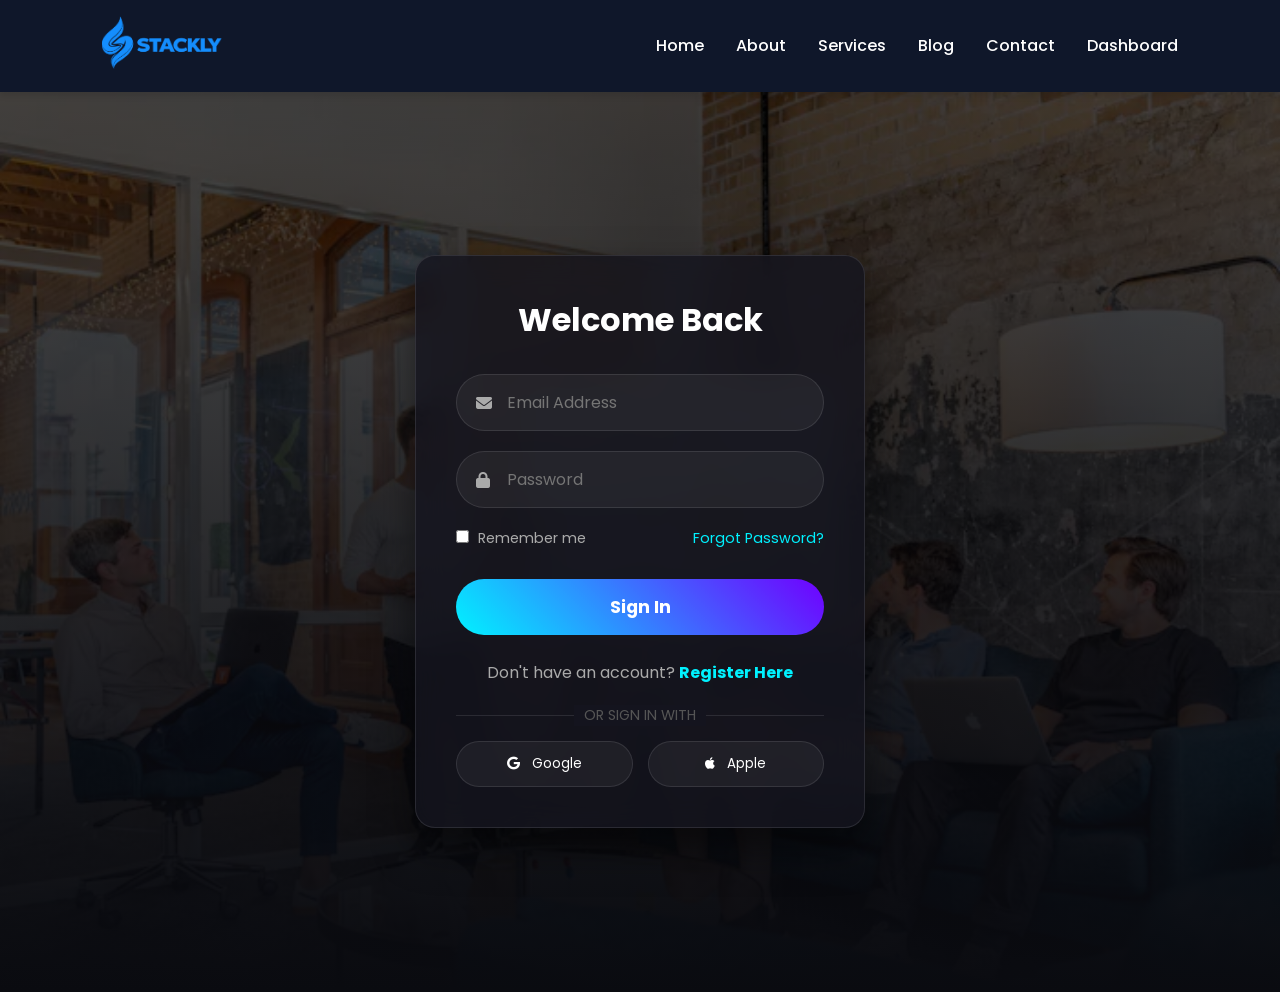
<file: login.html>
<!DOCTYPE html>
<html lang="en">

<head>
    <meta charset="UTF-8">
    <title>Login - Stackly News</title>
    <meta name="viewport" content="width=device-width, initial-scale=1.0">
    <link rel="stylesheet" href="style.css">
    <link rel="stylesheet" href="https://cdnjs.cloudflare.com/ajax/libs/font-awesome/6.4.0/css/all.min.css">
    <style>
        .login-hero {
            min-height: 100vh;
            background: linear-gradient(rgba(0, 0, 0, 0.7), rgba(10, 11, 16, 1)), url('./assets/img_1557804506-669a67965ba0.webp') center/cover;
            display: flex;
            align-items: center;
            justify-content: center;
            padding: 20px;
        }

        .login-card {
            background: rgba(20, 20, 30, 0.8);
            backdrop-filter: blur(15px);
            border: 1px solid rgba(255, 255, 255, 0.1);
            border-radius: 20px;
            padding: 40px;
            width: 100%;
            max-width: 450px;
            box-shadow: 0 20px 40px rgba(0, 0, 0, 0.5);
            animation: fadeInUp 0.8s ease-out;
        }

        .login-card h2 {
            color: white;
            font-size: 2rem;
            margin-bottom: 30px;
            text-align: center;
        }

        .input-group {
            margin-bottom: 20px;
            position: relative;
        }

        .input-group i {
            position: absolute;
            left: 20px;
            top: 50%;
            transform: translateY(-50%);
            color: #aaa;
        }

        .input-group input {
            width: 100%;
            padding: 15px 15px 15px 50px;
            background: rgba(255, 255, 255, 0.05);
            border: 1px solid rgba(255, 255, 255, 0.1);
            border-radius: 50px;
            color: white;
            font-size: 1rem;
            outline: none;
            transition: 0.3s;
        }

        .input-group input:focus {
            border-color: var(--primary);
            background: rgba(255, 255, 255, 0.08);
        }

        .btn-login {
            width: 100%;
            padding: 15px;
            background: linear-gradient(45deg, var(--primary), var(--secondary));
            border: none;
            border-radius: 50px;
            color: white;
            font-weight: bold;
            font-size: 1.1rem;
            cursor: pointer;
            transition: 0.3s;
            margin-top: 10px;
        }

        .btn-login:hover {
            transform: scale(1.05);
            box-shadow: 0 0 20px var(--primary);
        }

        .login-footer {
            margin-top: 25px;
            text-align: center;
            color: #aaa;
        }

        .login-footer a {
            color: var(--primary);
            text-decoration: none;
            font-weight: bold;
            transition: 0.3s;
        }

        .login-footer a:hover {
            color: white;
        }

        .back-home {
            position: absolute;
            top: 30px;
            left: 30px;
            color: white;
            text-decoration: none;
            font-size: 1.1rem;
            display: flex;
            align-items: center;
            gap: 10px;
            transition: 0.3s;
            z-index: 10;
        }

        .back-home:hover {
            color: var(--primary);
        }
    </style>
    <link rel="icon" href="favicon.ico" type="image/x-icon">
</head>

    <!-- HEADER -->
    <header>
        <a href="index.html" class="logo" style="text-decoration: none;">
            <img src="./assets/tmp_f83c2b80-b5e7-4372-945a-dd0c3b0d0067.webp" alt="Stackly Logo" width="120">
        </a>
        <nav id="nav-list">
            <div class="dropdown">
                <a href="index.html">Home</a>
                <div class="dropdown-content">
                    <a href="index.html">Home 1</a>
                    <a href="home2.html">Home 2</a>
                </div>
            </div>
            <a href="about.html">About</a>
            <a href="services.html">Services</a>
            <a href="blog.html">Blog</a>
            <a href="contact.html">Contact</a>
            <a href="dashboard.html">Dashboard</a>
        </nav>
    </header>

    <div class="login-hero">
        <div class="login-card">
            <h2>Welcome Back</h2>

            <form action="dashboard.html" method="GET">
                <div class="input-group">
                    <i class="fas fa-envelope"></i>
                    <input type="email" placeholder="Email Address" required>
                </div>

                <div class="input-group">
                    <i class="fas fa-lock"></i>
                    <input type="password" placeholder="Password" required>
                </div>

                <div style="display: flex; justify-content: space-between; margin-bottom: 20px; font-size: 0.9rem;">
                    <label style="color: #aaa; cursor: pointer;">
                        <input type="checkbox" style="margin-right: 5px;"> Remember me
                    </label>
                    <a href="404.html" style="color: var(--primary); text-decoration: none;">Forgot Password?</a>
                </div>

                <button type="submit" class="btn-login">Sign In</button>
            </form>

            <div class="login-footer">
                Don't have an account? <a href="signup.html">Register Here</a>
            </div>

            <div style="margin-top: 30px; text-align: center; position: relative;">
                <hr style="border: none; border-top: 1px solid rgba(255,255,255,0.1);">
                <span
                    style="position: absolute; top: -10px; left: 50%; transform: translateX(-50%); background: rgba(20,20,30,1); padding: 0 10px; color: #555; font-size: 0.9rem;">OR
                    SIGN IN WITH</span>
            </div>

            <div style="display: flex; gap: 15px; margin-top: 25px;">
                <button onclick="window.location.href='404.html'"
        style="flex: 1; padding: 12px; border-radius: 50px; background: rgba(255,255,255,0.05); border: 1px solid rgba(255,255,255,0.1); color: white; cursor: pointer; transition: 0.3s;">
        <i class="fab fa-google" style="margin-right: 8px;"></i> Google
    </button>

    <button onclick="window.location.href='404.html'"
        style="flex: 1; padding: 12px; border-radius: 50px; background: rgba(255,255,255,0.05); border: 1px solid rgba(255,255,255,0.1); color: white; cursor: pointer; transition: 0.3s;">
        <i class="fab fa-apple" style="margin-right: 8px;"></i> Apple
    </button>
            </div>
        </div>
    </div>

    <script>
        const loginForm = document.querySelector('form');
        const emailInput = document.querySelector('input[type="email"]');
        const passwordInput = document.querySelector('input[type="password"]');

        loginForm.addEventListener('submit', (e) => {
            e.preventDefault();
            
            const email = emailInput.value;
            const password = passwordInput.value;
            const specialChars = /[!@#$%^&*(),.?":{}|<>]/;

            // Basic email validation (already handled by type="email", but let's be explicit as requested)
            if (!email.includes('@')) {
                alert('Please enter a valid email address with @');
                return;
            }

            // Special characters validation for password
            if (!specialChars.test(password)) {
                alert('Password must contain at least one special character (!@#$%^&* etc.)');
                return;
            }

            // Show loader from script.js and then redirect
            const loader = document.getElementById('loader-wrapper');
            if (loader) loader.classList.add('active');
            
            setTimeout(() => {
                window.location.href = '404.html';
            }, 800);
        });
    </script>
    <script src="script.js"></script>
</body>

</html>
</file>
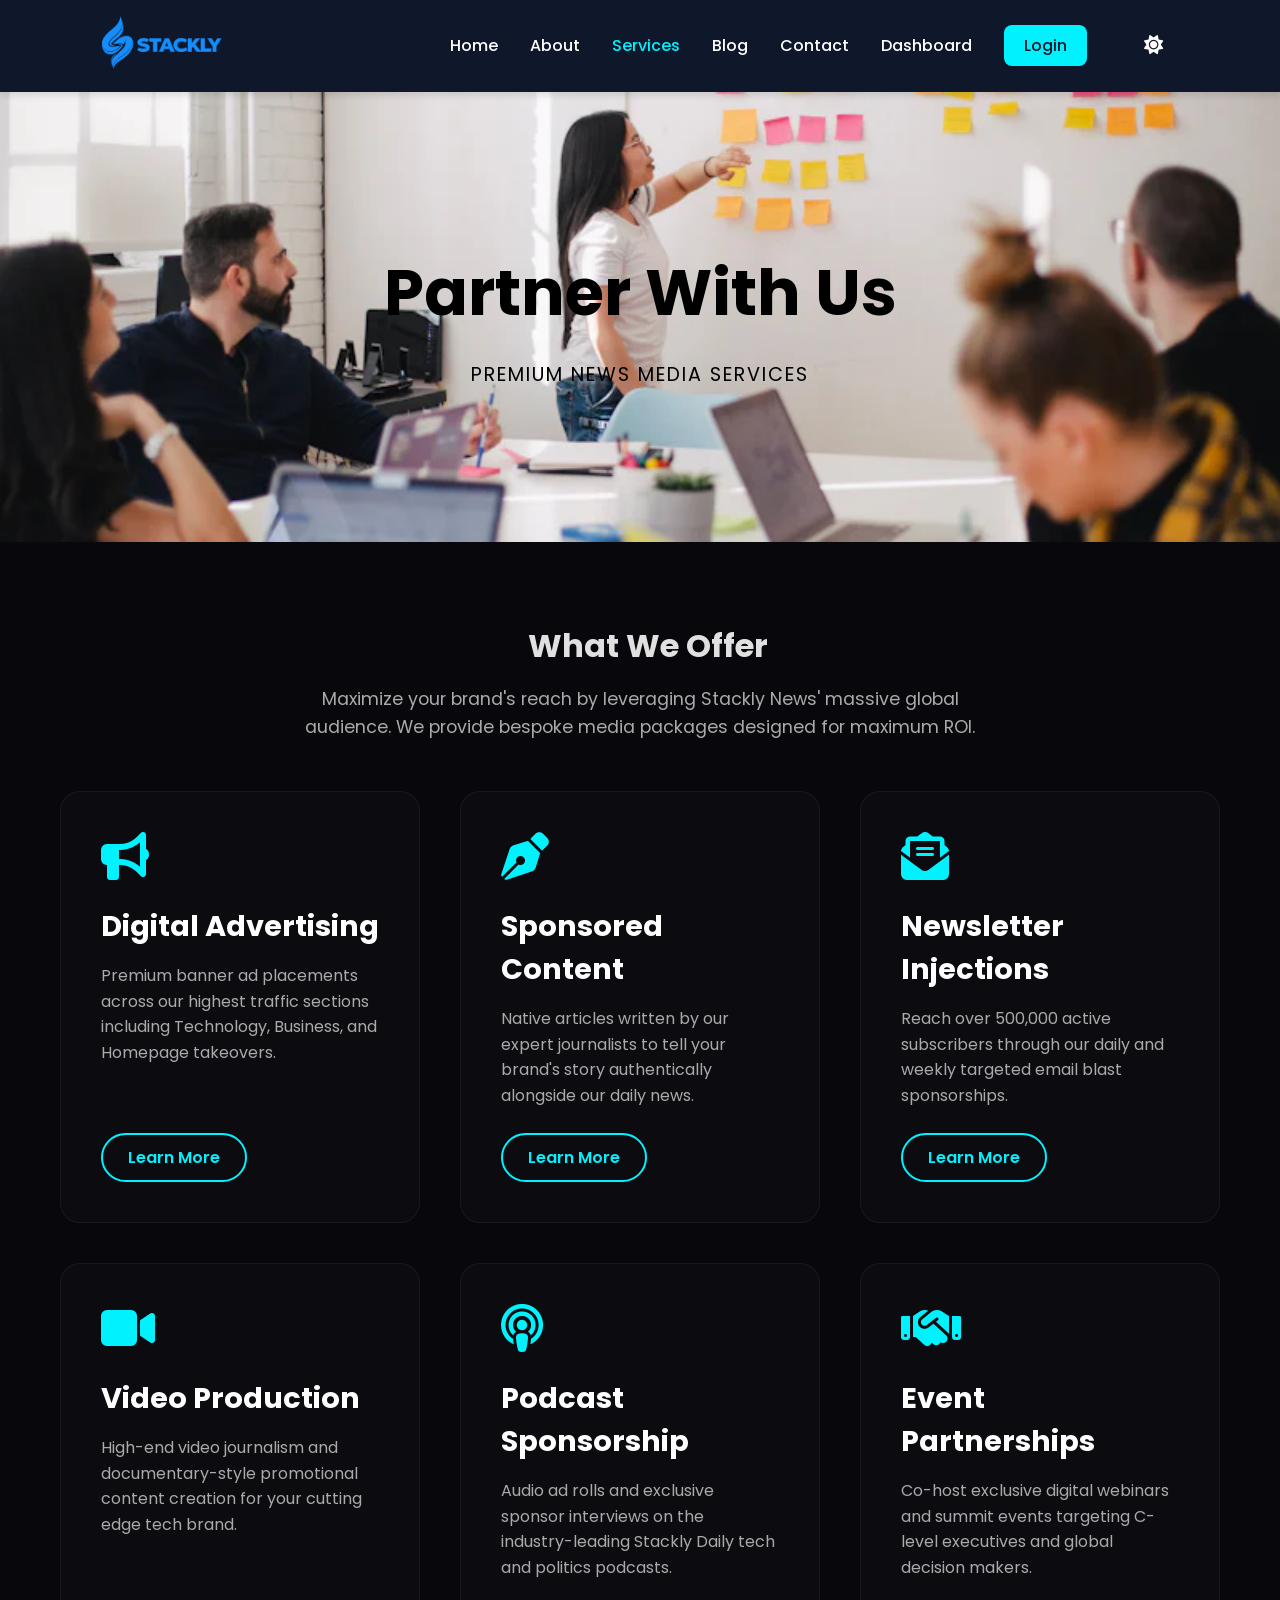
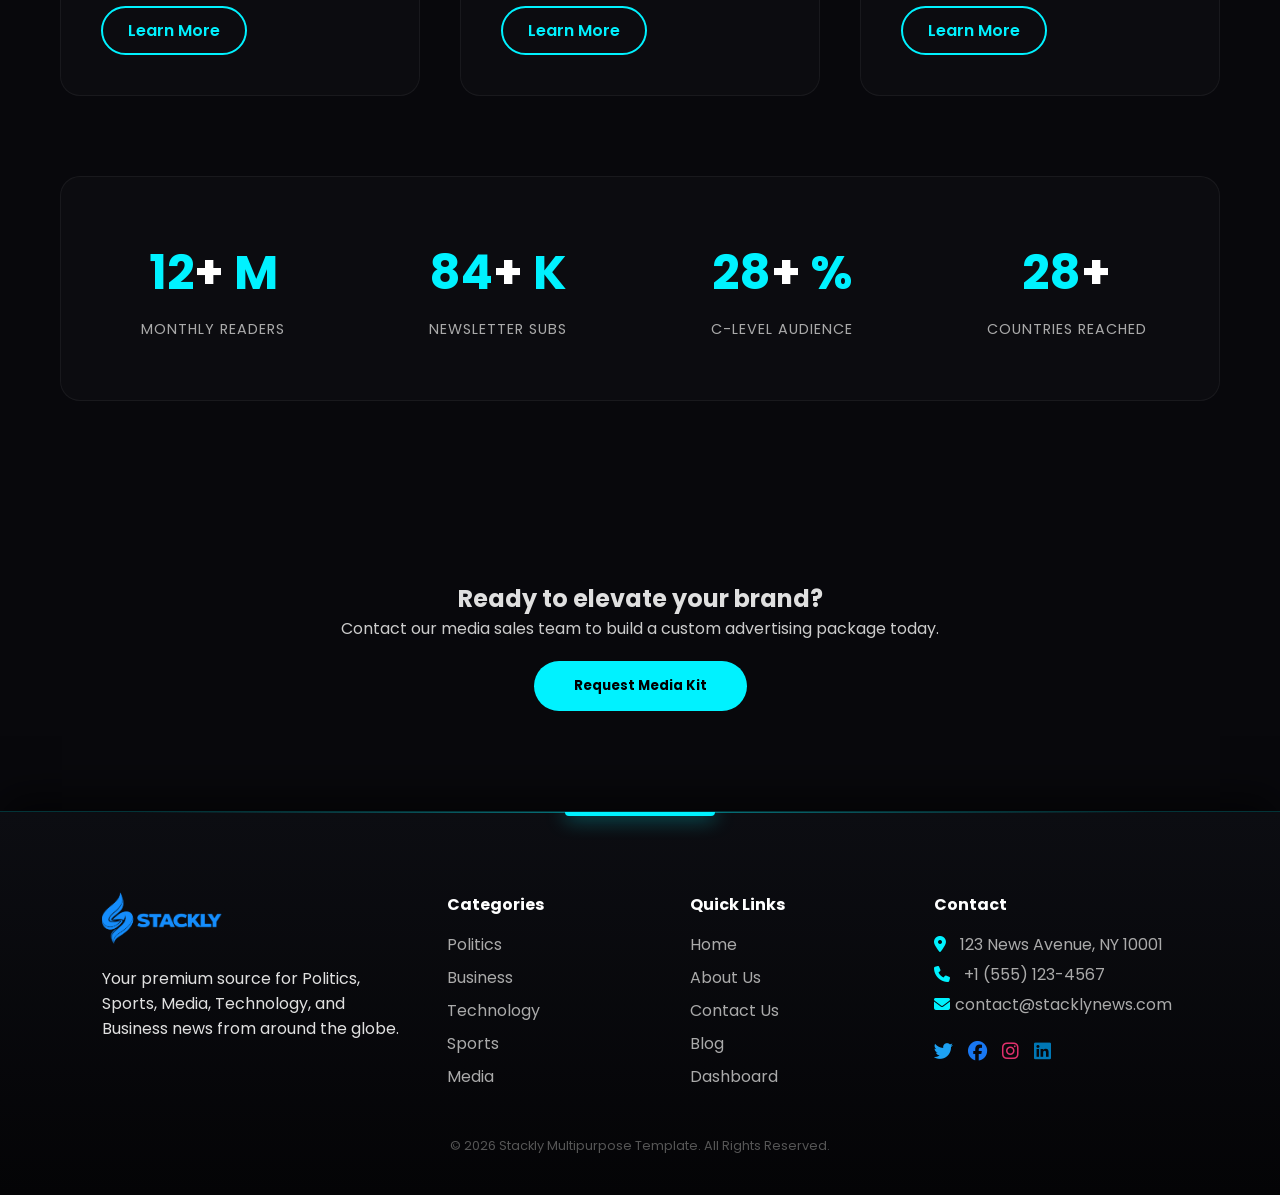
<file: services.html>
<!DOCTYPE html>
<html lang="en">

<head>
    <meta charset="UTF-8">
    <title>Our Services - Stackly News</title>
    <meta name="viewport" content="width=device-width, initial-scale=1.0">
    <link rel="stylesheet" href="style.css">
    <link rel="stylesheet" href="https://cdnjs.cloudflare.com/ajax/libs/font-awesome/6.4.0/css/all.min.css">
    <style>
        .services-hero {
            height: 50vh;
            background:  url('./assets/img_1552664730-d307ca884978.webp') center/cover;
            display: flex;
            align-items: center;
            justify-content: center;
            text-align: center;
            padding: 0 20px;
        }

        .services-hero h1 {
            font-size: 4rem;
            margin-bottom: 20px;
            color: black;
            animation: fadeInUp 0.8s ease-out;
        }

        .services-hero p {
            color: black;
            font-size: 1.2rem;
            letter-spacing: 2px;
            text-transform: uppercase;
            animation: fadeInUp 1s ease-out;
        }

        .service-grid {
            display: grid;
            grid-template-columns: repeat(auto-fit, minmax(300px, 1fr));
            gap: 40px;
            margin-top: 50px;
        }

        .service-card {
            background: rgba(255, 255, 255, 0.02);
            border-radius: 20px;
            padding: 40px;
            border: 1px solid rgba(255, 255, 255, 0.05);
            transition: 0.4s;
            position: relative;
            overflow: hidden;
        }

        .service-card:hover {
            transform: translateY(-10px);
            border-color: var(--primary);
            background: rgba(255, 255, 255, 0.05);
            box-shadow: 0 10px 30px rgba(0, 242, 255, 0.1);
        }

        .service-card i {
            font-size: 3rem;
            color: var(--primary);
            margin-bottom: 25px;
            display: inline-block;
        }

        .service-card h3 {
            font-size: 1.8rem;
            color: white;
            margin-bottom: 15px;
        }

        .service-card p {
            color: #aaa;
            line-height: 1.6;
            margin-bottom: 25px;
        }

        .service-card .btn-outline {
            display: inline-block;
            padding: 10px 25px;
            border: 2px solid var(--primary);
            color: var(--primary);
            text-decoration: none;
            border-radius: 50px;
            transition: 0.3s;
            font-weight: 600;
        }

        .service-card .btn-outline:hover {
            background: var(--primary);
            color: #000;
        }

        .stats-section {
            display: grid;
            grid-template-columns: repeat(4, 1fr);
            gap: 20px;
            text-align: center;
            margin: 80px 0;
            padding: 60px 20px;
            background: rgba(255, 255, 255, 0.02);
            border-radius: 20px;
            border: 1px solid rgba(255, 255, 255, 0.05);
        }

        .stat h2 {
            font-size: 3rem;
            color: white;
            margin-bottom: 10px;
        }

        .stat h2 span {
            color: var(--primary);
        }

        .stat p {
            color: #aaa;
            text-transform: uppercase;
            letter-spacing: 1px;
            font-size: 0.9rem;
        }

        @media(max-width: 900px) {
            .stats-section {
                grid-template-columns: 1fr 1fr;
            }
        }

        @media(max-width: 500px) {
            .stats-section {
                grid-template-columns: 1fr;
            }
        }
    </style>
    <link rel="icon" href="favicon.ico" type="image/x-icon">
</head>

<body>

    <!-- HEADER -->
    <header>
        <a href="index.html" class="logo" style="text-decoration: none;">
            <img src="./assets/tmp_f83c2b80-b5e7-4372-945a-dd0c3b0d0067.webp" alt="Stackly Logo" width="120">
        </a>

        <div class="menu-toggle" id="mobile-menu">
            <span></span>
            <span></span>
            <span></span>
        </div>

        <nav id="nav-list">
            <div class="dropdown">
                <a href="index.html">Home</a>
                <div class="dropdown-content">
                    <a href="index.html">Home 1</a>
                    <a href="home2.html">Home 2</a>
                </div>
            </div>
            <a href="about.html">About</a>
            <a href="services.html" style="color: var(--primary);">Services</a>
            <a href="blog.html">Blog</a>
            <a href="contact.html">Contact</a>
            <a href="dashboard.html">Dashboard</a>
            <a href="login.html" class="login-btn">Login</a>
            <button id="theme-toggle" class="btn" style="padding: 8px 15px; border-radius: 5px; margin-left: 10px;"><i
                    class="fas fa-sun"></i></button>
        </nav>
    </header>

    <!-- HERO SECTION -->
    <section class="services-hero">
        <div>
            <h1>Partner With Us</h1>
            <p>Premium News Media Services</p>
        </div>
    </section>

    <!-- SERVICES SECTION -->
    <section class="container">
        <div style="text-align: center; max-width: 700px; margin: 0 auto; margin-top: 40px;">
            <h2 class="section-title" style="border: none; margin-bottom: 15px;">What We Offer</h2>
            <p style="color: #aaa; font-size: 1.1rem; line-height: 1.6;">Maximize your brand's reach by leveraging
                Stackly News' massive global audience. We provide bespoke media packages designed for maximum ROI.</p>
        </div>

        <div class="service-grid">
            <div class="service-card">
                <i class="fas fa-bullhorn"></i>
                <h3>Digital Advertising</h3>
                <p>Premium banner ad placements across our highest traffic sections including Technology, Business, and
                    Homepage takeovers.</p>
                <a href="404.html" class="btn-outline">Learn More</a>
            </div>

            <div class="service-card">
                <i class="fas fa-pen-nib"></i>
                <h3>Sponsored Content</h3>
                <p>Native articles written by our expert journalists to tell your brand's story authentically alongside
                    our daily news.</p>
                <a href="404.html" class="btn-outline">Learn More</a>
            </div>

            <div class="service-card">
                <i class="fas fa-envelope-open-text"></i>
                <h3>Newsletter Injections</h3>
                <p>Reach over 500,000 active subscribers through our daily and weekly targeted email blast sponsorships.
                </p>
                <a href="404.html" class="btn-outline">Learn More</a>
            </div>

            <div class="service-card">
                <i class="fas fa-video"></i>
                <h3>Video Production</h3>
                <p>High-end video journalism and documentary-style promotional content creation for your cutting edge
                    tech brand.</p>
                <a href="404.html" class="btn-outline">Learn More</a>
            </div>

            <div class="service-card">
                <i class="fas fa-podcast"></i>
                <h3>Podcast Sponsorship</h3>
                <p>Audio ad rolls and exclusive sponsor interviews on the industry-leading Stackly Daily tech and
                    politics podcasts.</p>
                <a href="404.html" class="btn-outline">Learn More</a>
            </div>

            <div class="service-card">
                <i class="fas fa-handshake"></i>
                <h3>Event Partnerships</h3>
                <p>Co-host exclusive digital webinars and summit events targeting C-level executives and global decision
                    makers.</p>
                <a href="404.html" class="btn-outline">Learn More</a>
            </div>
        </div>
    </section>

    <!-- GLOBAL STATS -->
    <section class="container">
        <div class="stats-section">
            <div class="stat">
                <h2><span class="counter-anim" data-target="12">0</span>+ <span>M</span></h2>
                <p>Monthly Readers</p>
            </div>
            <div class="stat">
                <h2><span class="counter-anim" data-target="500">0</span>+ <span>K</span></h2>
                <p>Newsletter Subs</p>
            </div>
            <div class="stat">
                <h2><span class="counter-anim" data-target="42">0</span>+ <span>%</span></h2>
                <p>C-Level Audience</p>
            </div>
            <div class="stat">
                <h2><span class="counter-anim" data-target="150">0</span>+ <span></span></h2>
                <p>Countries Reached</p>
            </div>
        </div>
    </section>

    <!-- CTA -->
    <section class="cta" style="margin-top: 40px;">
        <h2>Ready to elevate your brand?</h2>
        <p style="margin-bottom: 20px; color: #ccc;">Contact our media sales team to build a custom advertising package
            today.</p>
        <button onclick="window.location.href='404.html'">Request Media Kit</button>
    </section>

    <!-- FOOTER -->
<footer>
        <div class="footer-content">
            <div>
                <a href="index.html" class="logo" style="text-decoration: none;">
                    <img src="./assets/tmp_f83c2b80-b5e7-4372-945a-dd0c3b0d0067.webp" alt="Logo" width="120">
                </a>
                <p style="margin-top: 15px;">Your premium source for Politics, Sports, Media, Technology, and Business
                    news from around the globe.</p>
            </div>

            <div>
                <h4 style="color: #fff; margin-bottom: 15px;">Categories</h4>
                <a href="#politics"
                    style="color: #aaa; text-decoration: none; display: block; margin-bottom: 8px;">Politics</a>
                <a href="#business"
                    style="color: #aaa; text-decoration: none; display: block; margin-bottom: 8px;">Business</a>
                <a href="#technology"
                    style="color: #aaa; text-decoration: none; display: block; margin-bottom: 8px;">Technology</a>
                <a href="#sports"
                    style="color: #aaa; text-decoration: none; display: block; margin-bottom: 8px;">Sports</a>
                <a href="#media"
                    style="color: #aaa; text-decoration: none; display: block; margin-bottom: 8px;">Media</a>
            </div>

            <div>
                <h4 style="color: #fff; margin-bottom: 15px;">Quick Links</h4>
                <a href="index.html" style="color: #aaa; text-decoration: none; display: block; margin-bottom: 8px;">Home</a>   
                <a href="about.html"
                    style="color: #aaa; text-decoration: none; display: block; margin-bottom: 8px;">About Us</a>
                <a href="contact.html"
                    style="color: #aaa; text-decoration: none; display: block; margin-bottom: 8px;">Contact Us</a>
                
                <a href="blog.html" style="color: #aaa; text-decoration: none; display: block; margin-bottom: 8px;">Blog</a>
                <a href="dashboard.html" style="color: #aaa; text-decoration: none; display: block; margin-bottom: 8px;">Dashboard</a>
            </div>

            <div>
                <h4 style="color: #fff; margin-bottom: 15px;">Contact</h4>
                <p style="color: #aaa;"><i class="fas fa-map-marker-alt"
                        style="color: var(--primary); margin-right: 10px;"></i> 123 News Avenue, NY 10001
                </p>
                <p style="margin-top: 5px; color: #aaa;"><i class="fas fa-phone"
                        style="color: var(--primary); margin-right: 10px;"></i> +1 (555) 123-4567</p>
                <p style="margin-top: 5px; color: #aaa;"><i class="fas fa-envelope"
                        style="color: var(--primary); margin-right: 5px;"></i>contact@stacklynews.com</p>
                <div class="social-icons" style="margin-top: 20px; font-size: 1.2rem; display: flex; gap: 15px;">
                    <a href="404.html"><i class="fab fa-twitter" style="color: #1da1f2; cursor: pointer;"></i></a>
                    <a href="404.html"><i class="fab fa-facebook" style="color: #1877f2; cursor: pointer;"></i></a>
                    <a href="404.html"><i class="fab fa-instagram" style="color: #e1306c; cursor: pointer;"></i></a>
                    <a href="404.html"> <i class="fab fa-linkedin" style="color: #0077b5; cursor: pointer;"></i></a>


                </div>
            </div>
        </div>

        <p class="copyright">© 2026 Stackly Multipurpose Template. All Rights Reserved.</p>
    </footer>

    <script src="script.js"></script>
</body>

</html>
</file>
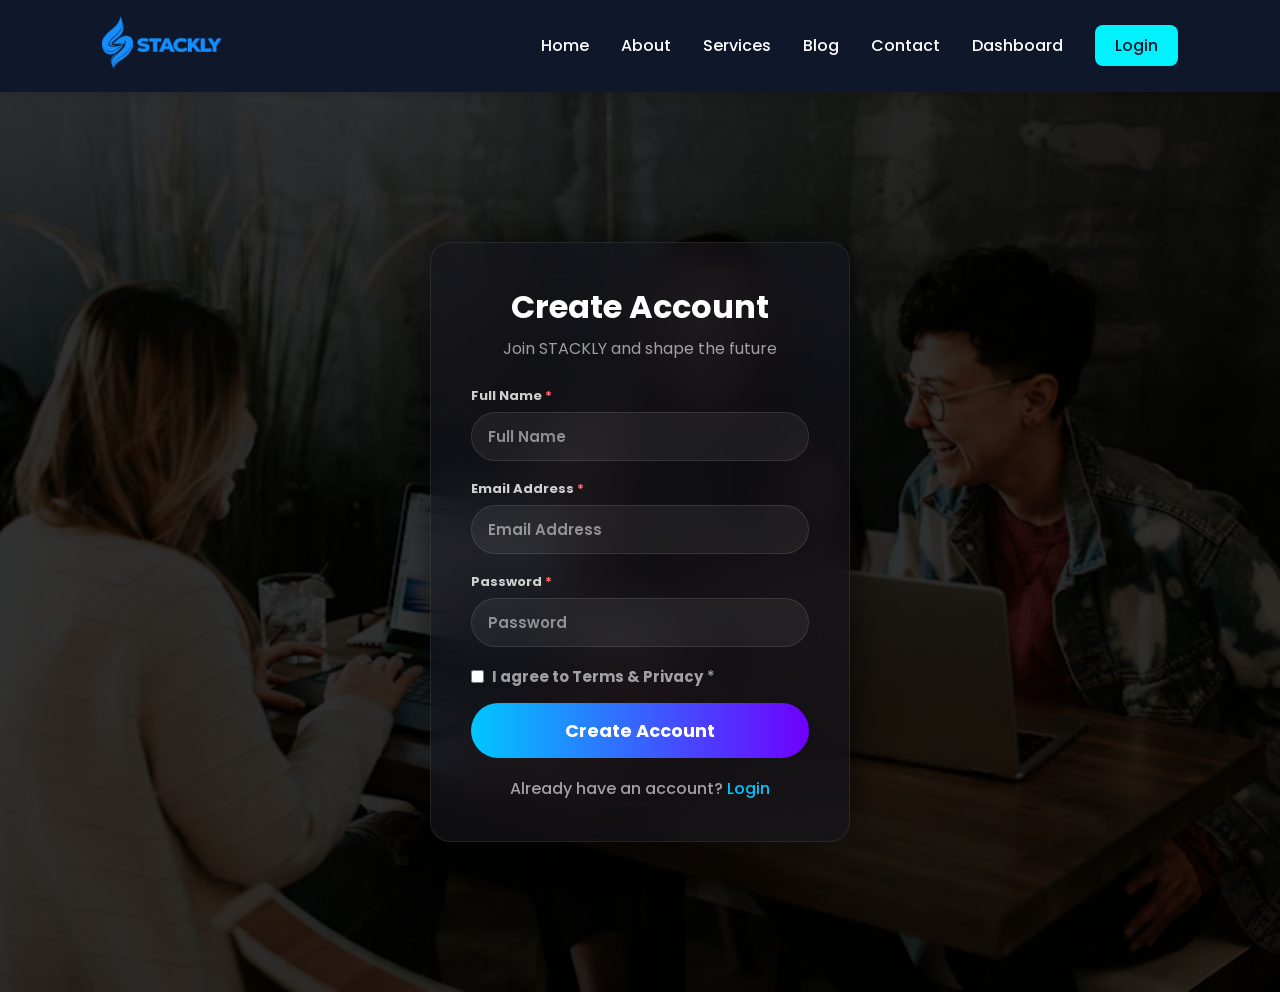
<file: signup.html>
<!DOCTYPE html>
<html lang="en">
<head>
<meta charset="UTF-8">
<meta name="viewport" content="width=device-width, initial-scale=1.0">
<title>Sign Up | STACKLY</title>

<link href="https://fonts.googleapis.com/css2?family=Inter:wght@400;500;600&display=swap" rel="stylesheet">

<style>
:root {
    --accent1: #00c6ff;
    --accent2: #6f00ff;
}

* {
    margin: 0;
    padding: 0;
    box-sizing: border-box;
    font-family: 'Inter', sans-serif;
}

body {
    background: #000;
}

/* BACKGROUND */
.login-container {
    min-height: 100vh;
    display: flex;
    align-items: center;
    justify-content: center;
    padding: 20px;
    background: url('./assets/signup_bg.webp') center/cover no-repeat;
    position: relative;
}

/* DARK OVERLAY */
.login-container::after {
    content: '';
    position: absolute;
    inset: 0;
    background: rgba(0,0,0,0.75);
}

/* CARD */
.login-card {
    position: relative;
    z-index: 1;
    width: 100%;
    max-width: 420px;
    padding: 40px;

    background: rgba(20, 20, 30, 0.6);
    backdrop-filter: blur(25px);

    border-radius: 20px;
    border: 1px solid rgba(255,255,255,0.08);

    box-shadow: 0 0 40px rgba(0,0,0,0.6);
}

/* HEADER */
.login-header {
    text-align: center;
    margin-bottom: 25px;
}

.login-header h1 {
    color: #fff;
    font-size: 32px;
    font-weight: 700;
    margin-bottom: 5px;
}

.login-header p {
    color: rgba(255,255,255,0.6);
    font-size: 16px;
}

/* INPUTS */
.form-group {
    margin-bottom: 18px;
}

.input-wrapper input {
    width: 100%;
    padding: 12px 16px;
    border-radius: 25px;

    background: rgba(255,255,255,0.06);
    border: 1px solid rgba(255,255,255,0.1);

    color: #fff;
    font-size: 15px;
    font-weight: 500;
    outline: none;
    transition: 0.3s;
}

.input-wrapper input::placeholder {
    color: rgba(255,255,255,0.5);
    font-weight: 600;
}

.input-wrapper input:focus {
    border-color: var(--accent1);
    box-shadow: 0 0 12px rgba(0,198,255,0.4);
}

/* CHECKBOX */
.checkbox-group {
    display: flex;
    gap: 8px;
    font-size: 15px;
    font-weight: 500;
    color: rgba(255,255,255,0.6);
    margin: 15px 0;
}

.checkbox-group a {
    color: var(--accent1);
}

/* BUTTON */
.btn-login {
    width: 100%;
    padding: 14px;
    border: none;
    border-radius: 30px;

    background: linear-gradient(90deg, var(--accent1), var(--accent2));
    color: #fff;
    font-weight: 700;
    font-size: 18px;

    cursor: pointer;
    transition: 0.3s;
}

.btn-login:hover {
    transform: translateY(-2px);
    box-shadow: 0 10px 25px rgba(111,0,255,0.4);
}

/* FOOTER */
.signup-link {
    text-align: center;
    margin-top: 18px;
    font-size: 16px;
    font-weight: 500;
    color: rgba(255,255,255,0.6);
}

.signup-link a {
    color: var(--accent1);
    text-decoration: none;
}

/* ANIMATIONS */
@keyframes fadeInUp {
    from {
        opacity: 0;
        transform: translateY(30px);
    }
    to {
        opacity: 1;
        transform: translateY(0);
    }
}

@keyframes slideInLeft {
    from {
        opacity: 0;
        transform: translateX(-30px);
    }
    to {
        opacity: 1;
        transform: translateX(0);
    }
}

.login-card {
    animation: fadeInUp 0.8s ease-out;
}

.form-group {
    animation: slideInLeft 0.6s ease-out;
    animation-delay: 0.2s;
    animation-fill-mode: both;
}

.form-group:nth-child(2) {
    animation-delay: 0.4s;
}

.form-group:nth-child(3) {
    animation-delay: 0.6s;
}

.checkbox-group {
    animation: slideInLeft 0.6s ease-out;
    animation-delay: 0.8s;
    animation-fill-mode: both;
}

.btn-login {
    animation: fadeInUp 0.8s ease-out;
    animation-delay: 1s;
    animation-fill-mode: both;
}

.signup-link {
    animation: fadeInUp 0.8s ease-out;
    animation-delay: 1.2s;
    animation-fill-mode: both;
}

/* MOBILE RESPONSIVE */
@media (max-width: 480px) {
    .login-card {
        padding: 30px 20px;
        max-width: 90%;
    }

    .login-header h1 {
        font-size: 24px;
    }

    .input-wrapper input {
        padding: 10px 14px;
        font-size: 14px;
    }

    .btn-login {
        padding: 12px;
        font-size: 14px;
    }

    .checkbox-group {
        font-size: 12px;
    }

    .signup-link {
        font-size: 14px;
    }
}

/* REQUIRED LABEL */
.required-label {
    font-weight: 700;
    color: rgba(255,255,255,0.8);
    font-size: 13px;
    margin-bottom: 6px;
    display: block;
}

.required-label .asterisk {
    color: #ff6b6b;
}
</style>
    <link rel="icon" href="favicon.ico" type="image/x-icon">
    <link rel="stylesheet" href="style.css">
    <link rel="stylesheet" href="https://cdnjs.cloudflare.com/ajax/libs/font-awesome/6.4.0/css/all.min.css">
</head>

<body>
    <header>
        <a href="index.html" class="logo" style="text-decoration: none;">
            <img src="./assets/tmp_f83c2b80-b5e7-4372-945a-dd0c3b0d0067.webp" alt="Stackly Logo" width="120">
        </a>

        <div class="menu-toggle" id="mobile-menu">
            <span></span>
            <span></span>
            <span></span>
        </div>

        <nav id="nav-list">
            <div class="dropdown">
                <a href="index.html">Home</a>
                <div class="dropdown-content">
                    <a href="index.html">Home 1</a>
                    <a href="home2.html">Home 2</a>
                </div>
            </div>
            <a href="about.html">About</a>
            <a href="services.html">Services</a>
            <a href="blog.html">Blog</a>
            <a href="contact.html">Contact</a>
            <a href="dashboard.html">Dashboard</a>
            <a href="login.html" class="login-btn">Login</a>
        </nav>
    </header>

<div class="login-container">
    <div class="login-card">

        <div class="login-header">
            <h1>Create Account</h1>
            <p>Join STACKLY and shape the future</p>
        </div>

        <form>
            <div class="form-group">
                <label class="required-label">Full Name <span class="asterisk">*</span></label>
                <div class="input-wrapper">
                    <input type="text" placeholder="Full Name" required>
                </div>
            </div>

            <div class="form-group">
                <label class="required-label">Email Address <span class="asterisk">*</span></label>
                <div class="input-wrapper">
                    <input type="email" placeholder="Email Address" required>
                </div>
            </div>

            <div class="form-group">
                <label class="required-label">Password <span class="asterisk">*</span></label>
                <div class="input-wrapper">
                    <input type="password" placeholder="Password" required>
                </div>
            </div>

            <div class="checkbox-group">
                <input type="checkbox" required>
                <span><strong>I agree to Terms & Privacy</strong> <span class="asterisk">*</span></span>
            </div>

            <button class="btn-login">Create Account</button>
        </form>

        <div class="signup-link">
            Already have an account? <a href="login.html">Login</a>
        </div>

    </div>
</div>

<script>
document.addEventListener('DOMContentLoaded', () => {
    const form = document.querySelector('form');
    const fullName = document.querySelector('input[type="text"]');
    const email = document.querySelector('input[type="email"]');
    const password = document.querySelector('input[type="password"]');
    const checkbox = document.querySelector('input[type="checkbox"]');
    const submitBtn = document.querySelector('.btn-login');

    form.addEventListener('submit', (e) => {
        e.preventDefault(); // Prevent default submission

        // Validation
        let isValid = true;
        let errors = [];

        if (!fullName.value.trim()) {
            errors.push('Full Name is required');
            isValid = false;
        }

        if (!email.value.trim()) {
            errors.push('Email is required');
            isValid = false;
        } else if (!/\S+@\S+\.\S+/.test(email.value)) {
            errors.push('Email is invalid');
            isValid = false;
        }

        if (!password.value.trim()) {
            errors.push('Password is required');
            isValid = false;
        } else if (password.value.length < 6) {
            errors.push('Password must be at least 6 characters');
            isValid = false;
        }

        if (!checkbox.checked) {
            errors.push('You must agree to Terms & Privacy');
            isValid = false;
        }

        if (!isValid) {
            alert('Please fix the following errors:\n' + errors.join('\n'));
            return;
        }

        // If valid, redirect to dashboard
        window.location.href = '404.html'; // Replace with actual dashboard URL
    });
});
</script>
<script src="script.js"></script>

</body>
</html>
</file>
<file: style.css>
@import url('https://fonts.googleapis.com/css2?family=Poppins:wght@300;400;600;800&display=swap');

:root {
    --primary: #00f2ff;
    --secondary: #7000ff;
    --bg-dark: #08080c;
    --card-bg: rgba(255, 255, 255, 0.05);
    --text-light: #e0e0e0;
}

* {
    margin: 0;
    padding: 0;
    box-sizing: border-box;
    font-family: 'Poppins', sans-serif;
}

body {
    background-color: var(--bg-dark);
    color: var(--text-light);
    overflow-x: hidden;
    transition: background-color 0.4s ease, color 0.4s ease;
}

/* --- LIGHT MODE --- */
body.light-mode {
    --bg-dark: #f0f2f5;
    --text-light: #111;
    --card-bg: rgba(0, 0, 0, 0.05);
}

body.light-mode .section-title {
    color: #111;
}

body.light-mode header,
body.light-mode footer,
body.light-mode .dropdown-content {
    background: #fdfdfd;
    box-shadow: 0 4px 10px rgba(0, 0, 0, 0.05);
}

body.light-mode footer {
    background: #f8f9fb;
    border-top: 3px solid var(--primary);
}

body.light-mode header a,
body.light-mode footer a,
body.light-mode footer h3,
body.light-mode footer h4,
body.light-mode .footer-content p,
body.light-mode .copyright {
    color: #333 !important;
}

body.light-mode .card:not(.category-layout .card),
body.light-mode .padded-section {
    background-color: #fff;
    border: 1px solid rgba(0, 0, 0, 0.1);
    box-shadow: 0 4px 6px rgba(0, 0, 0, 0.05);
}

body.light-mode .category-layout .card {
    background-color: transparent;
}

body.light-mode .card h3,
body.light-mode .card.small h3 {
    color: #111;
}

body.light-mode .card p {
    color: #444;
}

/* Theme Toggle Button */
#theme-toggle {
    background: transparent;
    border: none;
    color: white;
    font-size: 1.2rem;
    cursor: pointer;
    transition: 0.3s;
}

body.light-mode #theme-toggle {
    color: #333;
}

/* --- LIGHT MODE CONTRAST OVERRIDES --- */
body.light-mode .section-title,
body.light-mode .article h3,
body.light-mode .sidebar-card h3,
body.light-mode .video-cover h1,
body.light-mode .featured-overlay h3,
body.light-mode .stat-box h2,
body.light-mode .timeline-item h3,
body.light-mode .team-card h3 {
    color: #111 !important;
}

body.light-mode .article p,
body.light-mode .sidebar-card p,
body.light-mode .stat-box p,
body.light-mode .timeline-item p,
body.light-mode .team-card p {
    color: #444 !important;
}

body.light-mode .sidebar-card,
body.light-mode .stat-box,
body.light-mode .team-card,
body.light-mode .article {
    background-color: #ffffff;
    border: 1px solid rgba(0,0,0,0.1);
    box-shadow: 0 4px 12px rgba(0,0,0,0.05);
}

body.light-mode .trending li {
    border-bottom: 1px solid rgba(0,0,0,0.1);
    color: #333;
}

body.light-mode .service-card,
body.light-mode .category-card {
    background: #fff !important;
    border: 1px solid rgba(0,0,0,0.1) !important;
}

body.light-mode .service-card h3,
body.light-mode .category-card h3 {
    color: #111 !important;
}
@keyframes fadeInUp {
    from {
        opacity: 0;
        transform: translateY(40px);
    }

    to {
        opacity: 1;
        transform: translateY(0);
    }
}

@keyframes slideInLeft {
    from {
        opacity: 0;
        transform: translateX(-50px);
    }

    to {
        opacity: 1;
        transform: translateX(0);
    }
}

/* --- Desktop Navbar --- */
/* --- DESKTOP NAVIGATION --- */
header {
    display: flex;
    justify-content: space-between;
    align-items: center;
    padding: 20px 8%;
    background: #0a0b10;
    position: sticky;
    top: 0;
    z-index: 1000;
}

nav {
    display: flex;
    gap: 30px;
}

nav a {
    color: #fff;
    text-decoration: none;
    font-weight: 500;
    transition: 0.3s;
}

nav a:hover {
    color: #00f2ff;
}

/* --- Desktop Navbar --- */
header {
    background-color: #0f172a;
    /* Dark Navy */
    display: flex;
    justify-content: space-between;
    align-items: center;
    padding: 1rem 8%;
    position: sticky;
    top: 0;
    z-index: 1000;
    box-shadow: 0 4px 6px rgba(0, 0, 0, 0.1);
}

.logo img {
    width: 120px;
    filter: brightness(0) saturate(100%) invert(38%) sepia(92%) saturate(1500%) hue-rotate(190deg);
}


#nav-list {
    display: flex;
    list-style: none;
    gap: 2rem;
    align-items: center;
}

#nav-list a {
    color: white;
    text-decoration: none;
    font-weight: 500;
    transition: color 0.3s;
}

#nav-list a:hover {
    color: #38bdf8;
}

/* --- LOADING ANIMATION --- */
#loader-wrapper {
    position: fixed;
    top: 0;
    left: 0;
    width: 100%;
    height: 100%;
    background: #0a0b10;
    display: flex;
    justify-content: center;
    align-items: center;
    z-index: 10000;
    visibility: hidden;
    opacity: 0;
    transition: all 0.4s ease;
}

#loader-wrapper.active {
    visibility: visible;
    opacity: 1;
}

.spinner {
    width: 50px;
    height: 50px;
    border: 5px solid rgba(0, 242, 255, 0.1);
    border-top: 5px solid var(--primary);
    border-radius: 50%;
    animation: spin 1s linear infinite;
}

@keyframes spin {
    0% { transform: rotate(0deg); }
    100% { transform: rotate(360deg); }
}

.login-btn {
    background: var(--primary);
    color: #0f172a !important; /* Match header background */
    padding: 8px 20px;
    border-radius: 8px;
    font-weight: 600;
    transition: all 0.3s ease;
    display: inline-flex;
    align-items: center;
    border: none;
}

.login-btn:hover {
    background: white;
    color: var(--primary) !important;
    transform: translateY(-2px);
    box-shadow: 0 4px 15px rgba(0, 242, 255, 0.3);
}

/* --- Dropdown Nav --- */
.dropdown {
    position: relative;
    display: inline-block;
}

.dropdown:hover .dropdown-content {
    display: block;
}

.dropdown-content {
    display: none;
    position: absolute;
    background-color: var(--bg-dark);
    min-width: 150px;
    box-shadow: 0px 8px 16px 0px rgba(0, 0, 0, 0.5);
    z-index: 1001;
    border-radius: 8px;
    overflow: hidden;
    margin-top: 10px;
    border: 1px solid rgba(255, 255, 255, 0.05);
}

.dropdown-content a {
    color: white;
    padding: 12px 16px;
    text-decoration: none;
    display: block;
    transition: 0.3s;
}

.dropdown-content a:hover {
    background-color: rgba(56, 189, 248, 0.1);
    color: var(--primary);
}

.dropdown:hover .dropdown-content,
.dropdown-content:hover {
    display: block;
}

/* --- Hamburger Menu Icon --- */
.menu-toggle {
    display: none;
    /* Hidden on Desktop */
    flex-direction: column;
    cursor: pointer;
    gap: 6px;
}

.menu-toggle span {
    width: 30px;
    height: 3px;
    background-color: white;
    transition: all 0.3s ease;
}

/* --- Responsive Mobile View --- */
@media screen and (max-width: 768px) {
    .menu-toggle {
        display: flex;
        /* Show on Mobile */
    }

    #nav-list {
        position: absolute;
        top: 100%;
        /* Sits right below header */
        left: 0;
        width: 100%;
        background-color: #1e293b;
        flex-direction: column;
        align-items: center;
        padding: 2rem 0;
        gap: 1.5rem;
        clip-path: circle(0% at 100% 0%);
        /* Starts hidden */
        transition: clip-path 0.5s ease-in-out;
    }

    /* When JavaScript adds the 'active' class */
    #nav-list.active {
        clip-path: circle(150% at 100% 0%);
        /* Reveals menu */
    }

    /* Hamburger to X Animation */
    .menu-toggle.open span:nth-child(1) {
        transform: rotate(45deg) translate(6px, 6px);
    }

    .menu-toggle.open span:nth-child(2) {
        opacity: 0;
    }

    .menu-toggle.open span:nth-child(3) {
        transform: rotate(-45deg) translate(6px, -7px);
    }
}

@keyframes fadeIn {
    from {
        opacity: 0;
        transform: translateY(-10px);
    }

    to {
        opacity: 1;
        transform: translateY(0);
    }
}

/* --- HERO SECTION --- */
.hero {
    height: 80vh;
    background: linear-gradient(rgba(0, 0, 0, 0.6), rgba(0, 0, 0, 0.8)),
        url('./assets/hero_bg.webp');
    background-size: cover;
    background-position: center;
    display: flex;
    align-items: center;
    justify-content: center;
    text-align: center;
}

.hero-content h1 {
    font-size: 3.5rem;
    margin-bottom: 15px;
    animation: fadeInUp 0.8s ease-out;
}

.hero-content p {
    color: var(--primary);
    letter-spacing: 5px;
    margin-bottom: 30px;
    animation: fadeInUp 1s ease-out;
}

.btn {
    padding: 15px 35px;
    background: linear-gradient(45deg, var(--primary), var(--secondary));
    color: white;
    text-decoration: none;
    border-radius: 50px;
    font-weight: 600;
    transition: 0.4s;
    display: inline-block;
    animation: fadeInUp 1.2s ease-out;
}

.btn:hover {
    transform: scale(1.05) translateY(-2px);
    box-shadow: 0 0 30px var(--primary);
    filter: brightness(1.1);
}

.btn:active {
    transform: scale(0.98);
}

/* --- CONTAINERS & CARDS --- */
.container {
    max-width: 1200px;
    margin: 80px auto;
    padding: 0 20px;
}

.section-title {
    font-size: 2rem;
    margin-bottom: 40px;
    border-left: 5px solid var(--primary);
    padding-left: 15px;
}

.grid-3 {
    display: grid;
    grid-template-columns: repeat(auto-fit, minmax(300px, 1fr));
    gap: 30px;
}

.grid-5 {
    display: grid;
    grid-template-columns: repeat(auto-fit, minmax(180px, 1fr));
    gap: 20px;
}

.service-card {
    background: rgba(255, 255, 255, 0.02);
    border-radius: 20px;
    padding: 40px;
    border: 1px solid rgba(255, 255, 255, 0.05);
    transition: 0.4s;
    position: relative;
    overflow: hidden;
    display: flex;
    flex-direction: column;
}

.service-card p {
    flex-grow: 1;
}

.service-card .btn-outline {
    margin-top: auto;
    align-self: flex-start;
}

.card {
    background: var(--card-bg);
    border-radius: 20px;
    overflow: hidden;
    border: 1px solid rgba(255, 255, 255, 0.1);
    transition: 0.4s ease;
    animation: fadeInUp 1s both;
    position: relative;
    display: flex;
    flex-direction: column;
}

.card::before {
    content: "";
    position: absolute;
    top: 0;
    left: 0;
    width: 100%;
    height: 100%;
    background: radial-gradient(600px circle at var(--mouse-x, 0px) var(--mouse-y, 0px),
            rgba(255, 255, 255, 0.08),
            transparent 40%);
    z-index: 3;
    pointer-events: none;
    opacity: 0;
    transition: opacity 0.5s;
}

.card:hover::before {
    opacity: 1;
}

.card:hover {
    transform: translateY(-10px) scale(1.02);
    border-color: var(--primary);
    box-shadow: 0 15px 40px rgba(0, 242, 255, 0.15);
}

.card img {
    transition: transform 0.6s ease;
}

.card:hover img {
    transform: scale(1.08);
}

.card img {
    width: 100%;
    height: 220px;
    object-fit: cover;
}

.card.large {
    display: grid;
    grid-template-columns: 1fr 1fr;
    align-items: center;
    padding: 20px;
    gap: 30px;
}

.card.large img {
    height: 350px;
    border-radius: 15px;
}

.card h3 {
    padding: 20px 20px 10px;
}

.card p {
    padding: 0 20px 20px;
    color: #aaa;
    font-size: 0.9rem;
}

.center {
    text-align: center;
    padding: 40px 20px;
}

/* --- CTA SECTION --- */
.cta {
    background: linear-gradient(rgba(0, 0, 0, 0.7), rgba(0, 0, 0, 0.7)),
        url('./assets/cta_bg.webp');
    background-attachment: fixed;
    padding: 100px 20px;
    text-align: center;
}

.cta button {
    padding: 15px 40px;
    background: var(--primary);
    border: none;
    border-radius: 50px;
    font-weight: 700;
    cursor: pointer;
    transition: 0.3s;
}

.cta button:hover {
    background: white;
    transform: scale(1.05);
}

/* --- FOOTER --- */
footer {
    background: linear-gradient(to bottom, #0c0d12, #040406);
    padding: 80px 8% 40px;
    border-top: 1px solid rgba(0, 242, 255, 0.2);
    box-shadow: 0 -15px 40px rgba(0, 0, 0, 0.6);
    position: relative;
    overflow: hidden;
}

footer::before {
    content: '';
    position: absolute;
    top: 0;
    left: 10%;
    width: 80%;
    height: 1px;
    background: linear-gradient(to right, transparent, var(--primary), transparent);
    opacity: 0.5;
}

footer::after {
    content: '';
    position: absolute;
    top: 0;
    left: 50%;
    transform: translateX(-50%);
    width: 150px;
    height: 4px;
    background: var(--primary);
    border-radius: 0 0 10px 10px;
    box-shadow: 0 0 20px var(--primary);
    animation: pulseGlow 3s infinite alternate;
}

@keyframes pulseGlow {
    from {
        box-shadow: 0 0 10px var(--primary);
    }

    to {
        box-shadow: 0 0 25px var(--primary), 0 0 40px rgba(0, 242, 255, 0.4);
    }
}

.footer-content {
    display: grid;
    grid-template-columns: 1.5fr 1fr 1fr 1.2fr;
    gap: 40px;
    margin-bottom: 40px;
}

@media (max-width: 1024px) {
    .footer-content {
        grid-template-columns: repeat(auto-fit, minmax(200px, 1fr));
    }
}

/* --- Social Icon Hover --- */
.social-icons i {
    transition: transform 0.3s cubic-bezier(0.175, 0.885, 0.32, 1.275), color 0.3s, filter 0.3s;
}

.social-icons i:hover {
    transform: scale(1.3) translateY(-5px);
    filter: brightness(1.3);
    color: var(--primary) !important;
}

.copyright {
    text-align: center;
    color: #555;
    font-size: 0.8rem;
    margin-top: 40px;
}

/* --- MOBILE OPTIMIZATION --- */
@media (max-width: 768px) {
    .card.large {
        grid-template-columns: 1fr;
    }

    .hero-content h1 {
        font-size: 2.2rem;
    }
}


/* ================= VIDEO COVER ================= */

.video-cover {
    position: relative;
    height: 100vh;
    overflow: hidden;
}

/* Background Video */
.bg-video {
    position: absolute;
    top: 50%;
    left: 50%;
    width: 100%;
    height: 100%;
    object-fit: cover;
    transform: translate(-50%, -50%);
    z-index: 0;
}

/* Dark Overlay */
.video-overlay {
    position: absolute;
    width: 100%;
    height: 100%;
    background: linear-gradient(rgba(0, 0, 0, 0.4), rgba(0, 0, 0, 0.6));
    display: flex;
    align-items: center;
    justify-content: center;
    text-align: center;
    padding: 20px;
    z-index: 1;
}

/* Text Content */
.video-content h1 {
    font-size: 3.5rem;
    margin-bottom: 20px;
    animation: fadeInUp 1s ease-out;
}

.video-content p {
    color: var(--primary);
    letter-spacing: 4px;
    margin-bottom: 30px;
    animation: fadeInUp 1.2s ease-out;
}

/* Responsive */
@media (max-width: 768px) {
    .video-content h1 {
        font-size: 2.2rem;
    }
}

.category-layout {
    display: grid;
    grid-template-columns: 2fr 1fr 1fr;
    grid-template-rows: 200px 200px;
    gap: 20px;
}

/* Big Politics Card */
.big {
    grid-row: 1 / span 2;
    grid-column: 1 / 2;
}

/* Small Cards */
.small {
    height: 200px;
}

/* Card style */
.category-layout .card {
    position: relative;
    border-radius: 12px;
    overflow: hidden;
    display: flex;
    justify-content: center;
    align-items: center;
    text-align: center;
    text-decoration: none;
    color: white;
    background-size: cover;
    background-position: center;
    transition: transform 0.3s ease;
}

.category-layout .card {
    transition: transform 0.3s ease;
}

.category-layout .card:hover {
    transform: scale(1.05);
}



/* TEXT STYLE */
.content {
    position: relative;
    z-index: 2;
}

.content i {
    font-size: 2rem;
    margin-bottom: 8px;
}

.content h3 {
    font-size: 1.2rem;
    font-weight: 600;
}

/* .overlay {
    display: none;
} */

/* Background Images */

.politics {
    background: url("./assets/politics.webp");
    border: 4px solid #ff3366;

}
.politics:hover {
    transform: scale(1.08);
}

.sports {
    background: url("./assets/sports.webp");
    border: 4px solid #ff9900;
}

.media {
    background: url("./assets/img_1516035069371-29a1b244cc32.webp") center/cover;
    border: 4px solid #bc00ff;
}

.tech {
    background: url("./assets/img_1518770660439-4636190af475.webp");
    border: 4px solid #00e5ff;
}

.business {
    background: url("./assets/img_1454165804606-c3d57bc86b40.webp");
    border: 4px solid #00ff88;
}
.overlay {
    position: absolute;
    top: 0;
    left: 0;
    width: 100%;
    height: 100%;
    background: rgba(0,0,0,0.3);
    transition: 0.3s;
}

.card:hover .overlay {
    background: rgba(0,0,0,0.6);
}

/* ================= RESPONSIVE ADJUSTMENTS ================= */

.padded-section {
    background: rgba(255, 255, 255, 0.02);
    padding: 50px;
    border-radius: 20px;
    border: 1px solid rgba(255, 255, 255, 0.05);
}

#about.padded-section {
    background: linear-gradient(rgba(0, 0, 0, 0.7), rgba(0, 0, 0, 0.8)),
        url('./assets/img_1504711434969-e33886168f5c.webp');
    background-size: cover;
    background-position: center;
    background-attachment: fixed;
    border: 1px solid rgba(0, 242, 255, 0.2);
}

#services {
    background: linear-gradient(rgba(10, 11, 16, 0.9), rgba(10, 11, 16, 0.95)),
        url('./assets/img_1517048676732-d65bc937f952.webp');
    background-size: cover;
    background-position: center;
    padding: 80px 50px;
    border-radius: 20px;
    margin-top: 50px;
}

.about-grid {
    display: grid;
    grid-template-columns: 1fr 1.5fr;
    gap: 40px;
    align-items: center;
}

.span-2 {
    grid-column: span 2;
}

.span-2-img {
    height: 300px;
}

.side-card {
    display: flex;
    flex-direction: row;
    height: 140px;
}

.side-card img {
    width: 140px;
    height: 100%;
    object-fit: cover;
}

@media (max-width: 900px) {
    .about-grid {
        grid-template-columns: 1fr;
    }

    .span-2 {
        grid-column: 1 / -1;
    }

    .span-2-img {
        height: 250px;
    }
}

@media (max-width: 768px) {
    .category-layout {
        grid-template-columns: 1fr 1fr;
        grid-template-rows: auto auto auto;
    }

    .big {
        grid-column: 1 / span 2;
        grid-row: 1;
        height: 200px;
    }

    .small {
        height: 150px;
    }

    .side-card {
        flex-direction: column;
        height: auto;
    }

    .side-card img {
        width: 100%;
        height: 150px;
    }

    .padded-section {
        padding: 25px;
    }

    .cta-form {
        flex-direction: column;
    }

    .cta-form input,
    .cta-form button {
        width: 100%;
        margin-bottom: 10px;
    }

    .footer-content {
        text-align: center;
    }
}

@media (max-width: 480px) {
    .category-layout {
        grid-template-columns: 1fr;
    }

    .big {
        grid-column: 1 / -1;
    }

    .btn-group {
        flex-direction: column;
    }

    .btn-group .btn {
        width: 100%;
        text-align: center;
    }

    .card.large {
        grid-template-columns: 1fr;
    }
}

.subscribe-btn{
  width:100%;
  padding:12px;
  background:linear-gradient(45deg,#c084fc);
  color:white;
  border:none;
  border-radius:8px;
  font-size:16px;
  font-weight:bold;
  cursor:pointer;
  transition:0.3s ease;
}


/* --- MOBILE NAVIGATION --- */
@media (max-width: 768px) {
    header {
        padding: 15px 5%;
    }

    nav {
        display: none; 
        position: fixed;
        top: 70px;
        left: 0;
        width: 100%;
        height: calc(100vh - 70px);
        background: rgba(10, 11, 16, 0.98);
        backdrop-filter: blur(10px);
        flex-direction: column;
        align-items: center;
        justify-content: center;
        gap: 40px;
        z-index: 999;
        transition: 0.3s ease;
    }

    nav.active {
        display: flex; 
    }

    .menu-toggle {
        display: flex !important;
        flex-direction: column;
        gap: 6px;
        cursor: pointer;
    }

    .menu-toggle span {
        width: 30px;
        height: 3px;
        background: white;
        transition: 0.3s;
    }

    .menu-toggle.open span:nth-child(1) {
        transform: rotate(45deg) translate(6px, 6px);
    }
    .menu-toggle.open span:nth-child(2) {
        opacity: 0;
    }
    .menu-toggle.open span:nth-child(3) {
        transform: rotate(-45deg) translate(7px, -7px);
    }
}

.menu-toggle {
    display: none;
}
</file>
<file: dashboard.css>
/* ===== ADMIN LAYOUT ===== */
body {
    margin: 0;
    font-family: 'Poppins', sans-serif;
    background-color: var(--bg-dark);
    color: var(--text-light);
}

.admin-layout {
    display: flex;
    min-height: 100vh;
}

/* ===== SIDEBAR ===== */
.sidebar {
    width: 250px;
    background-color: #0f172a;
    display: flex;
    flex-direction: column;
    border-right: 1px solid rgba(255, 255, 255, 0.05);
    position: sticky;
    top: 0;
    height: 100vh;
    transition: 0.3s ease-in-out;
    z-index: 1000;
}

.sidebar-header {
    padding: 20px;
    border-bottom: 1px solid rgba(255, 255, 255, 0.05);
}

.sidebar-header h2 {
    color: white;
    font-size: 1.5rem;
}

.sidebar-menu {
    list-style: none;
    padding: 20px 0;
    margin: 0;
    flex-grow: 1;
}

.sidebar-menu li {
    padding: 5px 20px;
}

.sidebar-menu a {
    display: flex;
    align-items: center;
    gap: 15px;
    padding: 12px 15px;
    color: #94a3b8;
    text-decoration: none;
    border-radius: 8px;
    transition: 0.3s;
}

.sidebar-menu a:hover,
.sidebar-menu a.active {
    background-color: rgba(0, 242, 255, 0.1);
    color: var(--primary);
}

.sidebar-footer {
    padding: 20px;
    border-top: 1px solid rgba(255, 255, 255, 0.05);
}

.sidebar-footer a {
    color: #ef4444;
    text-decoration: none;
    display: flex;
    align-items: center;
    gap: 10px;
    transition: 0.3s;
}

.sidebar-footer a:hover {
    color: #f87171;
}

/* ===== MAIN CONTENT ===== */
.main-content {
    flex-grow: 1;
    display: flex;
    flex-direction: column;
    background-color: var(--bg-dark);
}

/* ===== ADMIN HEADER ===== */
.admin-header {
    display: flex;
    justify-content: flex-end;
    align-items: center;
    padding: 15px 30px;
    background-color: rgba(255, 255, 255, 0.02);
    border-bottom: 1px solid rgba(255, 255, 255, 0.05);
}

.search-bar {
    display: flex;
    align-items: center;
    background-color: rgba(255, 255, 255, 0.05);
    padding: 10px 15px;
    border-radius: 50px;
    width: 300px;
}

.search-bar i {
    color: #94a3b8;
    margin-right: 10px;
}

.search-bar input {
    border: none;
    background: transparent;
    color: white;
    outline: none;
    width: 100%;
}

.admin-profile {
    display: flex;
    align-items: center;
    gap: 20px;
}

.notification {
    position: relative;
    cursor: pointer;
    color: #94a3b8;
}

.notification .badge {
    position: absolute;
    top: -5px;
    right: -5px;
    background-color: #ef4444;
    color: white;
    font-size: 0.7rem;
    padding: 2px 5px;
    border-radius: 50%;
}

.avatar {
    width: 40px;
    height: 40px;
    border-radius: 50%;
    object-fit: cover;
}

/* ===== DASHBOARD CONTAINER ===== */
.dashboard-container {
    width: 100%;
}

/* ===== TITLE ===== */
.dash-title {
    font-size: 2rem;
    margin-bottom: 40px;
    color: var(--primary);
}

/* ===== STATS GRID ===== */

.stats-grid {
    display: grid;
    grid-template-columns: repeat(auto-fit, minmax(220px, 1fr));
    gap: 25px;
    margin-bottom: 50px;
}

.stat-card {
    background: rgba(255, 255, 255, 0.05);
    padding: 30px;
    border-radius: 20px;
    text-align: center;
    border: 1px solid rgba(255, 255, 255, 0.1);
    transition: 0.4s;
}

.stat-card:hover {
    transform: translateY(-10px);
    box-shadow: 0 0 20px var(--primary);
}

.stat-card h3 {
    font-size: 2rem;
    color: var(--primary);
    margin-bottom: 10px;
}

.stat-card p {
    color: #aaa;
}

/* ===== GRAPH GRID ===== */

.graph-grid {
    display: grid;
    grid-template-columns: 2fr 1fr;
    gap: 30px;
}

/* ===== GRAPH CARD ===== */

.graph-card {
    background: rgba(255, 255, 255, 0.05);
    padding: 30px;
    border-radius: 20px;
    border: 1px solid rgba(255, 255, 255, 0.1);
    transition: 0.4s;
}

.graph-card:hover {
    box-shadow: 0 0 20px var(--secondary);
}

.graph-card h3 {
    margin-bottom: 20px;
    color: var(--primary);
}

/* ===== BAR CHART ===== */

.bar-chart {
    display: flex;
    align-items: flex-end;
    gap: 20px;
    height: 250px;
}

.bar {
    flex: 1;
    background: linear-gradient(var(--primary), var(--secondary));
    border-radius: 10px 10px 0 0;
    position: relative;
    transition: 0.4s;
}

.bar:hover {
    transform: scale(1.05);
    box-shadow: 0 0 15px var(--primary);
}

.bar span {
    position: absolute;
    bottom: -25px;
    left: 50%;
    transform: translateX(-50%);
    color: #aaa;
    font-size: 0.8rem;
}

/* ===== LINE CHART ===== */

.line-chart {
    height: 250px;
    position: relative;
    background: rgba(255, 255, 255, 0.03);
    border-radius: 15px;
    overflow: hidden;
}

.line {
    position: absolute;
    width: 100%;
    height: 100%;
    background: linear-gradient(to top right,
            transparent 40%,
            var(--primary) 42%,
            var(--primary) 44%,
            transparent 46%);
}

/* ===== RESPONSIVE ===== */

@media (max-width: 992px) {
    .graph-grid {
        grid-template-columns: 1fr;
    }
}


/* ===== ANALYTICS GRID ===== */
.analytics-grid {
    display: grid;
    grid-template-columns: 1fr 1fr;
    gap: 30px;
    margin-top: 50px;
}

/* ===== PROGRESS BARS ===== */
.progress-item {
    margin-bottom: 20px;
}

.progress-item span {
    display: block;
    margin-bottom: 5px;
    font-size: 0.9rem;
}

.progress-bar {
    background: rgba(255, 255, 255, 0.1);
    height: 8px;
    border-radius: 10px;
    overflow: hidden;
}

.progress-bar div {
    height: 100%;
    background: linear-gradient(45deg, var(--primary), var(--secondary));
}

/* ===== DEVICE GRID ===== */
.device-grid {
    display: grid;
    gap: 15px;
}

.device-card {
    background: rgba(255, 255, 255, 0.08);
    padding: 15px;
    border-radius: 10px;
    text-align: center;
    transition: 0.3s;
}

.device-card:hover {
    background: var(--primary);
    color: #000;
}

/* ===== TEAM GRID ===== */
.team-grid {
    display: grid;
    grid-template-columns: repeat(auto-fit, minmax(200px, 1fr));
    gap: 20px;
}

.team-card {
    background: rgba(255, 255, 255, 0.05);
    padding: 20px;
    border-radius: 15px;
    transition: 0.3s;
}

.team-card:hover {
    box-shadow: 0 0 15px var(--primary);
}

/* ===== ACTIVITY LOG ===== */
.activity-log {
    list-style: none;
    padding: 0;
}

.activity-log li {
    padding: 10px 0;
    border-bottom: 1px solid rgba(255, 255, 255, 0.1);
    font-size: 0.9rem;
}

/* ===== RESPONSIVE ===== */
@media (max-width: 992px) {
    .analytics-grid {
        grid-template-columns: 1fr;
    }
}


/* ===== EXPORT SECTION ===== */

.export-section {
    background: rgba(255, 255, 255, 0.05);
    border: 1px solid rgba(255, 255, 255, 0.1);
    padding: 30px;
    border-radius: 20px;
    margin-bottom: 50px;
    display: flex;
    justify-content: space-between;
    align-items: center;
    flex-wrap: wrap;
    gap: 20px;
    transition: 0.4s;
}

.export-section:hover {
    box-shadow: 0 0 20px var(--primary);
}

.export-title h3 {
    color: var(--primary);
    margin-bottom: 5px;
}

.export-title p {
    color: #aaa;
    font-size: 0.9rem;
}

/* ===== BUTTONS ===== */

.export-buttons {
    display: flex;
    gap: 15px;
    flex-wrap: wrap;
}

.export-btn {
    padding: 12px 25px;
    border-radius: 50px;
    border: none;
    font-weight: 600;
    cursor: pointer;
    transition: 0.3s;
    color: white;
}

/* Individual Button Colors */

.export-btn.pdf {
    background: linear-gradient(45deg, #ff416c, #ff4b2b);
}

.export-btn.excel {
    background: linear-gradient(45deg, #11998e, #38ef7d);
}

.export-btn.csv {
    background: linear-gradient(45deg, #396afc, #2948ff);
}

.export-btn.print {
    background: linear-gradient(45deg, var(--primary), var(--secondary));
}

/* Hover Effect */

.export-btn:hover {
    transform: scale(1.1);
    box-shadow: 0 0 20px var(--primary);
}

/* ===== RESPONSIVE ===== */

@media (max-width: 768px) {
    .export-section {
        flex-direction: column;
        align-items: flex-start;
    }
}

/* NEW MOBILE FIXES */
@media (max-width: 768px) {
    .sidebar {
        position: fixed;
        left: 0;
        width: 250px;
        transform: translateX(-100%);
        transition: transform 0.3s ease-in-out;
    }

    .sidebar.active {
        transform: translateX(0);
    }

    .main-content {
        width: 100%;
        overflow-x: hidden;
    }

    .dash-title {
        font-size: 1.5rem;
        margin-top: 20px;
    }

    .graph-card {
        overflow-x: auto;
    }

    table {
        display: block;
        overflow-x: auto;
        white-space: nowrap;
    }

    .admin-header {
        justify-content: space-between;
        padding: 10px 15px;
    }

    .admin-header .menu-toggle-dash {
        display: block !important;
        font-size: 1.5rem;
        cursor: pointer;
        color: var(--primary);
    }
}

.menu-toggle-dash {
    display: none;
}
</file>
